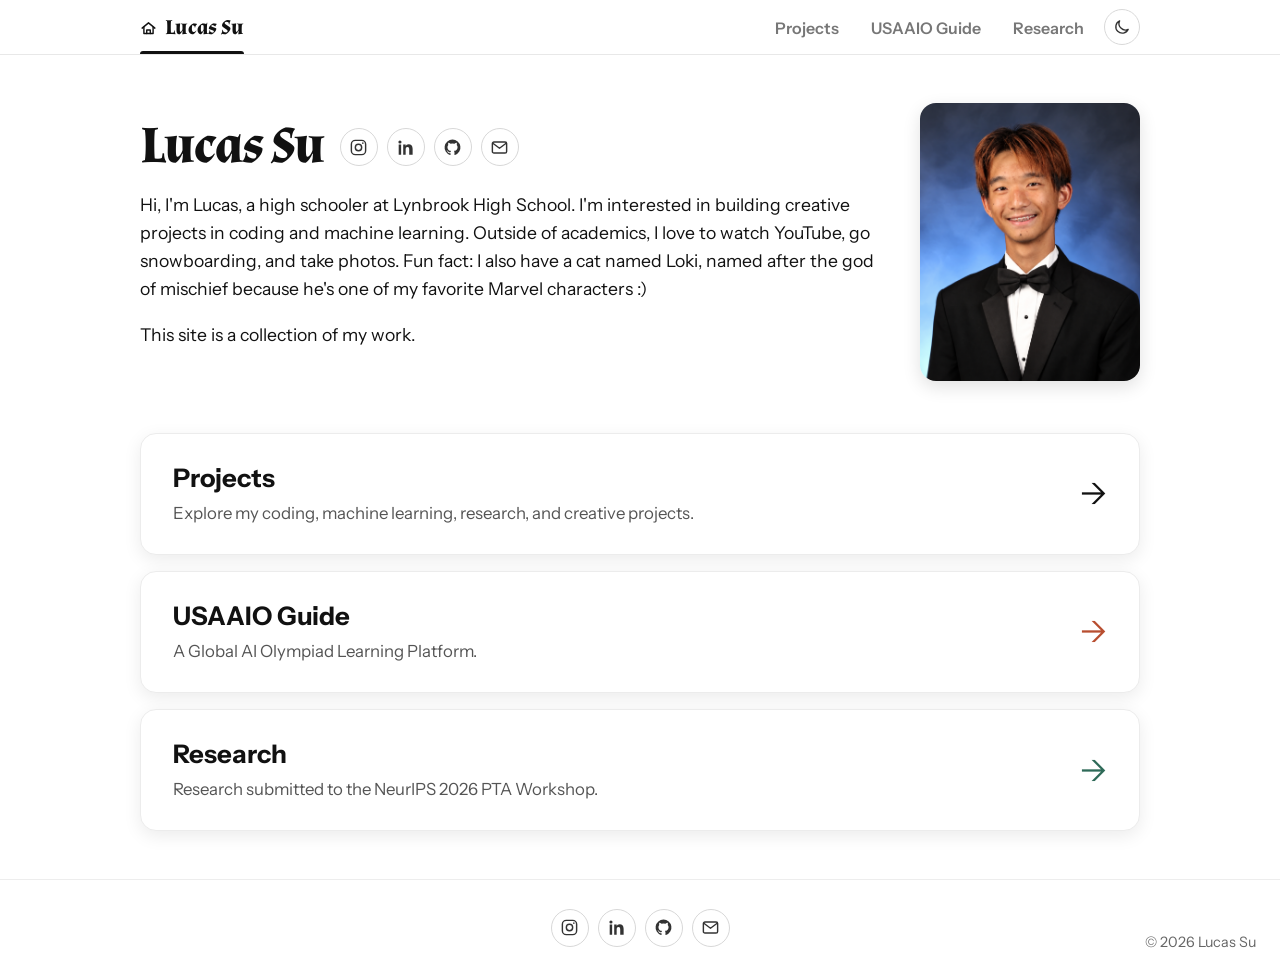
<file: index.html>
<!doctype html>
<html lang="en">
<head>
  <meta charset="UTF-8">
  <meta name="viewport" content="width=device-width, initial-scale=1.0">
  <title>Lucas Su | Home</title>
  <link rel="stylesheet" href="style.css?v=20261004">
  <script src="theme.js"></script>
</head>
<body>
  <header class="site-header">
    <div class="site-header-inner">
      <a class="site-home active" href="/">Lucas Su</a>
      <nav class="site-tabs" aria-label="Main sections">
        <a class="site-tab" href="/projects/">Projects</a>
        <a class="site-tab" href="/aio-initiative/">USAAIO Guide</a>
        <a class="site-tab" href="/research/">Research</a>
      </nav>
    </div>
  </header>
  <main>
    <section class="intro">
      <div class="intro-text">
        <div class="intro-heading">
          <h1>Lucas Su</h1>
          <div class="intro-contacts" aria-label="Social and contact profiles"></div>
        </div>
        <p>
          Hi, I'm Lucas, a high schooler at Lynbrook High School. 
          I'm interested in building creative projects in coding and 
          machine learning. Outside of academics, I love to watch YouTube, go snowboarding, and take photos.
          Fun fact: I also have a cat named Loki, named after the god of mischief because he's one of my favorite Marvel characters :)
        </p>
        <p>This site is a collection of my work.</p>
      </div>

      <div class="intro-images">
        <div class="intro-image">
          <img src="images/lucas-good.png" alt="Portrait of Lucas Su">
        </div>
      </div>
    </section>

    <a class="home-section-card" href="/projects/">
      <div>
        <h2>Projects</h2>
        <p>Explore my coding, machine learning, research, and creative projects.</p>
      </div>
      <span class="home-section-arrow" aria-hidden="true">&rarr;</span>
    </a>

    <a class="home-section-card home-section-card-aio" href="/aio-initiative/">
      <div>
        <h2>USAAIO Guide</h2>
        <p>A Global AI Olympiad Learning Platform.</p>
      </div>
      <span class="home-section-arrow" aria-hidden="true">&rarr;</span>
    </a>

    <a class="home-section-card home-section-card-research" href="/research/">
      <div>
        <h2>Research</h2>
        <p>Research submitted to the NeurIPS 2026 PTA Workshop.</p>
      </div>
      <span class="home-section-arrow" aria-hidden="true">&rarr;</span>
    </a>

  </main>
  <footer class="site-footer">
    <div class="footer-contacts" aria-label="Social and contact profiles"></div>
    <span class="site-copyright">&copy; 2026 Lucas Su</span>
  </footer>
</body>
</html>
</file>
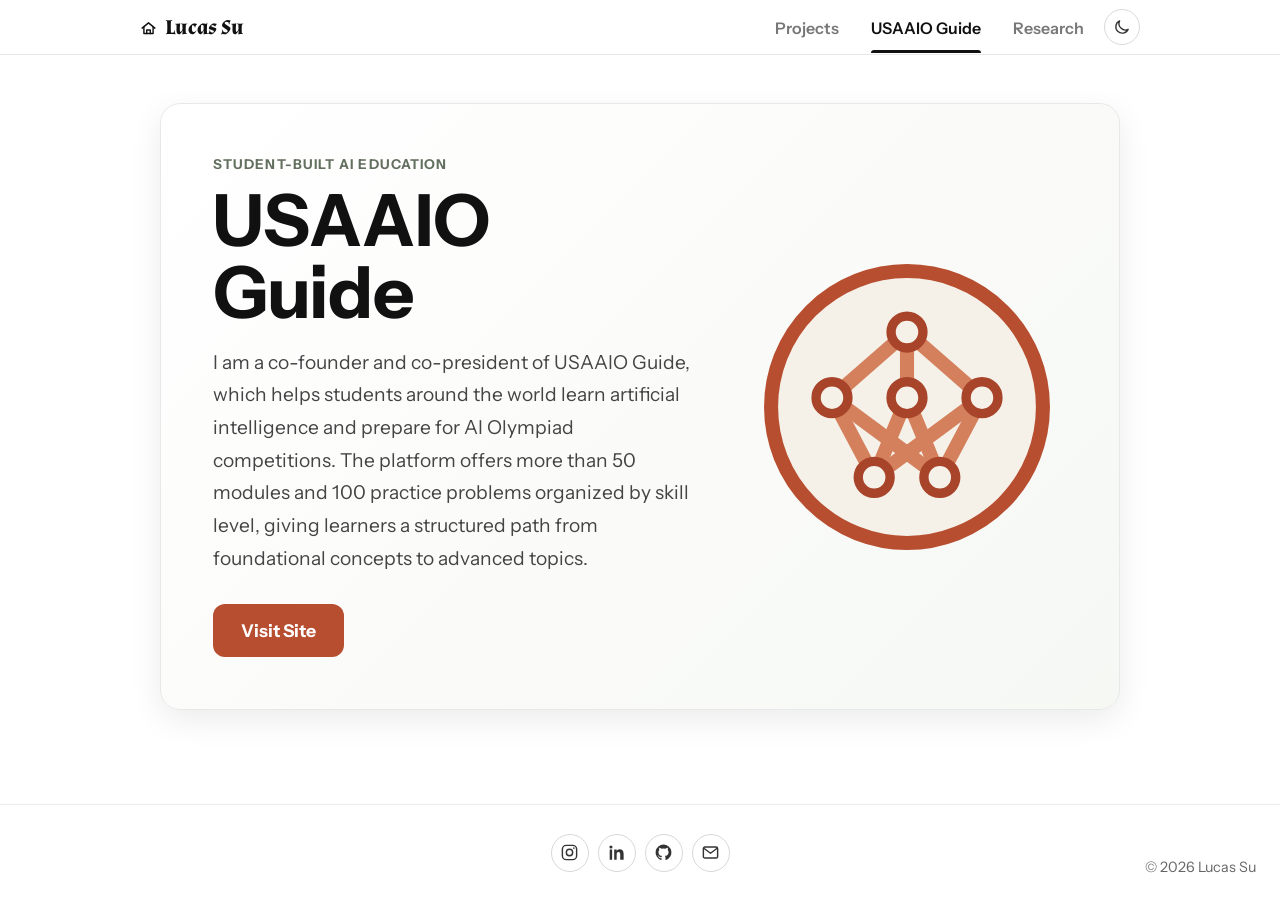
<file: aio-initiative/index.html>
<!doctype html>
<html lang="en">
<head>
  <meta charset="UTF-8">
  <meta name="viewport" content="width=device-width, initial-scale=1.0">
  <title>Lucas Su | USAAIO Guide</title>
  <link rel="stylesheet" href="/style.css?v=20261004">
  <script src="../theme.js"></script>
</head>
<body>
  <header class="site-header">
    <div class="site-header-inner">
      <a class="site-home" href="/">Lucas Su</a>
      <nav class="site-tabs" aria-label="Main sections">
        <a class="site-tab" href="/projects/">Projects</a>
        <a class="site-tab active" href="/aio-initiative/">USAAIO Guide</a>
        <a class="site-tab" href="/research/">Research</a>
      </nav>
    </div>
  </header>

  <main class="initiative-main">
    <section class="initiative-card">
      <div class="initiative-copy">
        <p class="initiative-label">Student-built AI education</p>
        <h1>USAAIO Guide</h1>
        <p class="initiative-description">
          I am a co-founder and co-president of USAAIO Guide, which helps
          students around the world learn artificial intelligence and prepare for
          AI Olympiad competitions. The platform offers
          more than 50 modules and 100 practice problems organized by skill level,
          giving learners a structured path from foundational concepts to advanced topics.
        </p>
        <a class="initiative-button" href="https://usaaio.guide/" target="_blank" rel="noopener noreferrer">
          Visit Site
        </a>
      </div>
      <div class="initiative-logo">
        <img src="/images/aio-initiative-logo.svg" alt="USAAIO Guide neural network logo">
      </div>
    </section>
  </main>

  <footer class="site-footer">
    <div class="footer-contacts" aria-label="Social and contact profiles"></div>
    <span class="site-copyright">&copy; 2026 Lucas Su</span>
  </footer>
</body>
</html>
</file>
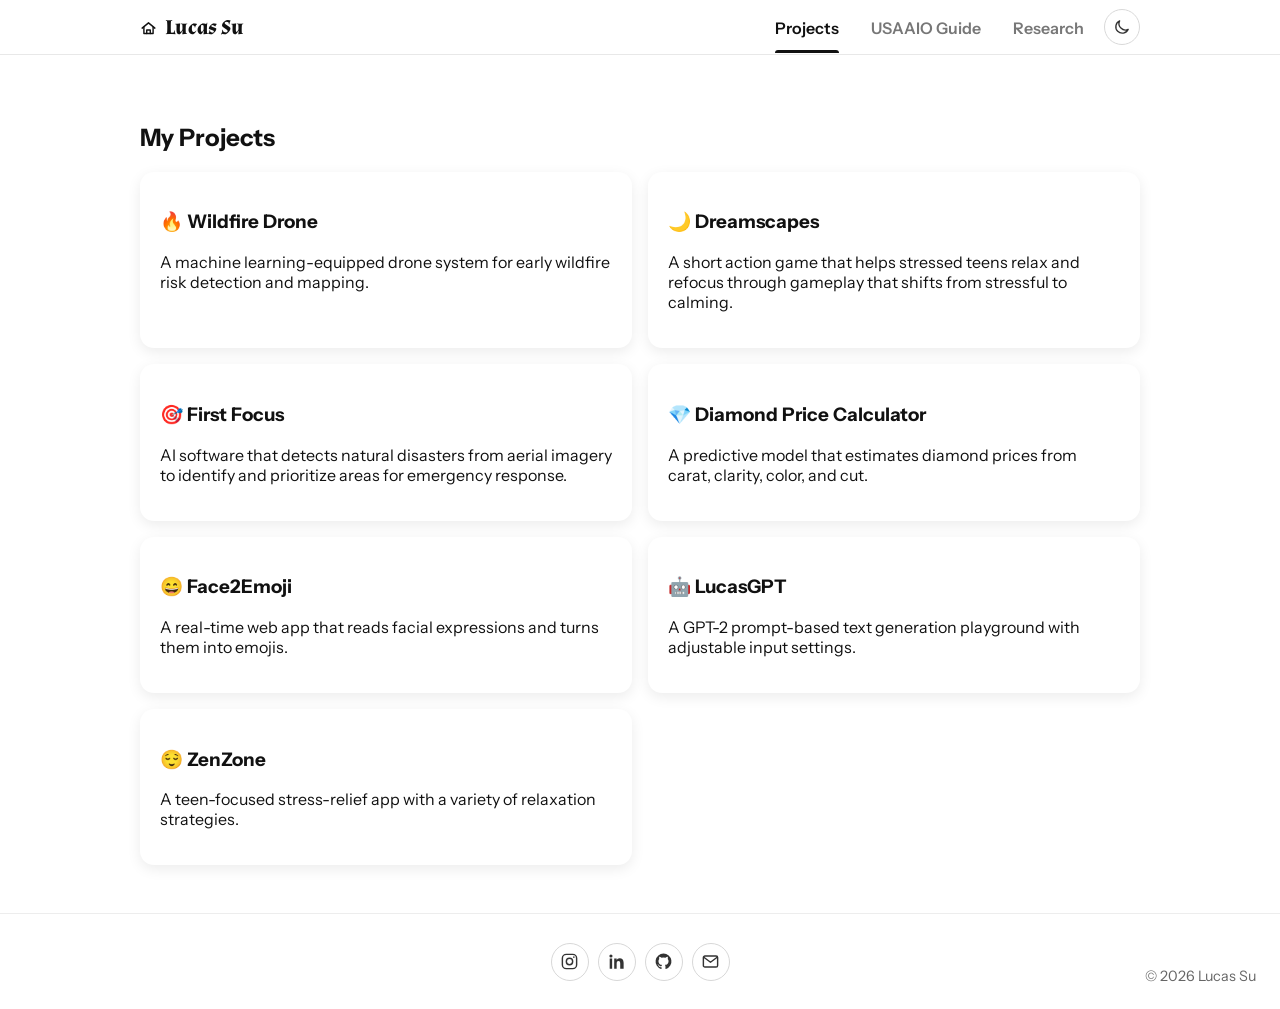
<file: projects/index.html>
<!doctype html>
<html lang="en">
<head>
  <meta charset="UTF-8">
  <meta name="viewport" content="width=device-width, initial-scale=1.0">
  <title>Lucas Su | Projects</title>
  <link rel="stylesheet" href="/style.css?v=20261004">
  <script src="../theme.js"></script>
</head>
<body>
  <header class="site-header">
    <div class="site-header-inner">
      <a class="site-home" href="/">Lucas Su</a>
      <nav class="site-tabs" aria-label="Main sections">
        <a class="site-tab active" href="/projects/">Projects</a>
        <a class="site-tab" href="/aio-initiative/">USAAIO Guide</a>
        <a class="site-tab" href="/research/">Research</a>
      </nav>
    </div>
  </header>
  <main>
    <section class="projects">
      <h1>My Projects</h1>

      <div class="grid">
        <a class="card" href="/projects/project-3/">
          <h3>🔥 Wildfire Drone</h3>
          <p>A machine learning-equipped drone system for early wildfire risk detection and mapping.</p>
        </a>

        <a class="card" href="/projects/project-5/">
          <h3>🌙 Dreamscapes</h3>
          <p>A short action game that helps stressed teens relax and refocus through gameplay that shifts from stressful to calming.</p>
        </a>

        <a class="card" href="/projects/project-6/">
          <h3>🎯 First Focus</h3>
          <p>AI software that detects natural disasters from aerial imagery to identify and prioritize areas for emergency response.</p>
        </a>

        <a class="card" href="/projects/project-7/">
          <h3>💎 Diamond Price Calculator</h3>
          <p>A predictive model that estimates diamond prices from carat, clarity, color, and cut.</p>
        </a>

        <a class="card" href="/projects/project-1/">
          <h3>😄 Face2Emoji</h3>
          <p>A real-time web app that reads facial expressions and turns them into emojis.</p>
        </a>

        <a class="card" href="/projects/project-2/">
          <h3>🤖 LucasGPT</h3>
          <p>A GPT-2 prompt-based text generation playground with adjustable input settings.</p>
        </a>

        <a class="card" href="/projects/project-4/">
          <h3>😌 ZenZone</h3>
          <p>A teen-focused stress-relief app with a variety of relaxation strategies.</p>
        </a>
      </div>
    </section>
  </main>
  <footer class="site-footer">
    <div class="footer-contacts" aria-label="Social and contact profiles"></div>
    <span class="site-copyright">&copy; 2026 Lucas Su</span>
  </footer>
</body>
</html>
</file>
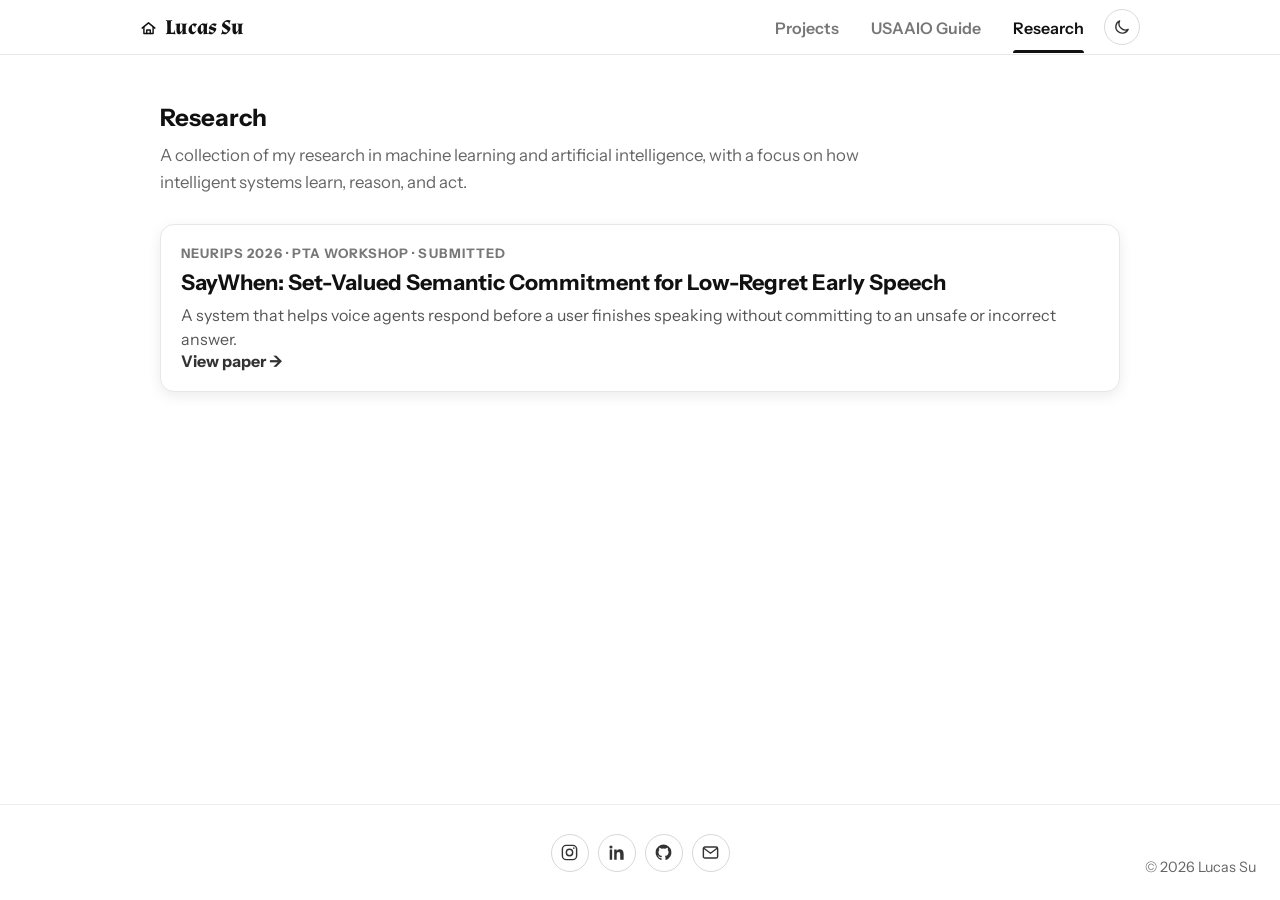
<file: research/index.html>
<!doctype html>
<html lang="en">
<head>
  <meta charset="UTF-8">
  <meta name="viewport" content="width=device-width, initial-scale=1.0">
  <title>Lucas Su | Research</title>
  <link rel="stylesheet" href="/style.css?v=20261030b">
  <script src="../theme.js"></script>
</head>
<body>
  <header class="site-header">
    <div class="site-header-inner">
      <a class="site-home" href="/">Lucas Su</a>
      <nav class="site-tabs" aria-label="Main sections">
        <a class="site-tab" href="/projects/">Projects</a>
        <a class="site-tab" href="/aio-initiative/">USAAIO Guide</a>
        <a class="site-tab active" href="/research/">Research</a>
      </nav>
    </div>
  </header>

  <main class="research-main">
    <section class="research-list">
      <h1>Research</h1>
      <p class="research-intro">
        A collection of my research in machine learning and artificial intelligence, with a focus on how intelligent systems learn, reason, and act.
      </p>

      <div class="research-grid">
        <a class="card research-paper-card" href="/research/paper-1/">
          <div class="research-paper-copy">
            <p class="research-paper-meta">NeurIPS 2026 · PTA Workshop · Submitted</p>
            <h2>SayWhen: Set-Valued Semantic Commitment for Low-Regret Early Speech</h2>
            <p>A system that helps voice agents respond before a user finishes speaking without committing to an unsafe or incorrect answer.</p>
          </div>
          <span class="research-paper-link">View paper <span aria-hidden="true">&rarr;</span></span>
        </a>
      </div>
    </section>
  </main>

  <footer class="site-footer">
    <div class="footer-contacts" aria-label="Social and contact profiles"></div>
    <span class="site-copyright">&copy; 2026 Lucas Su</span>
  </footer>
</body>
</html>
</file>
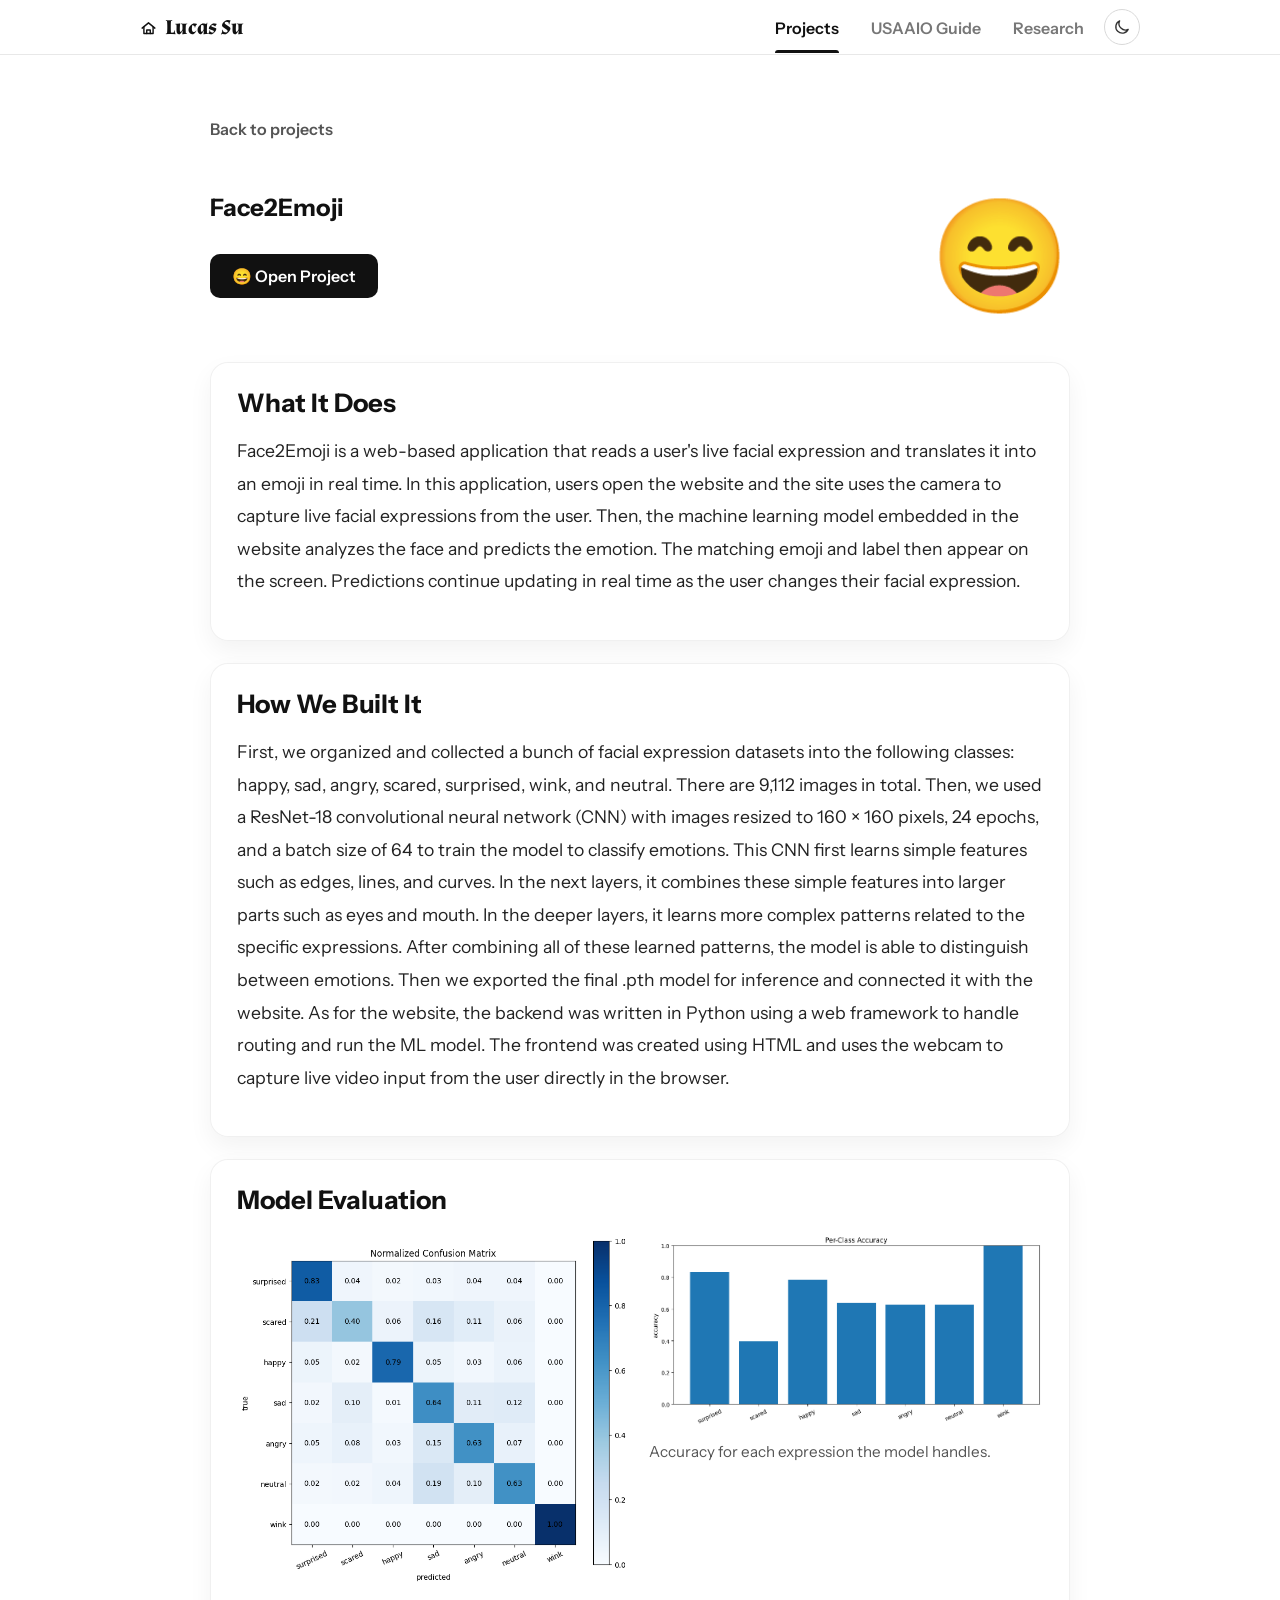
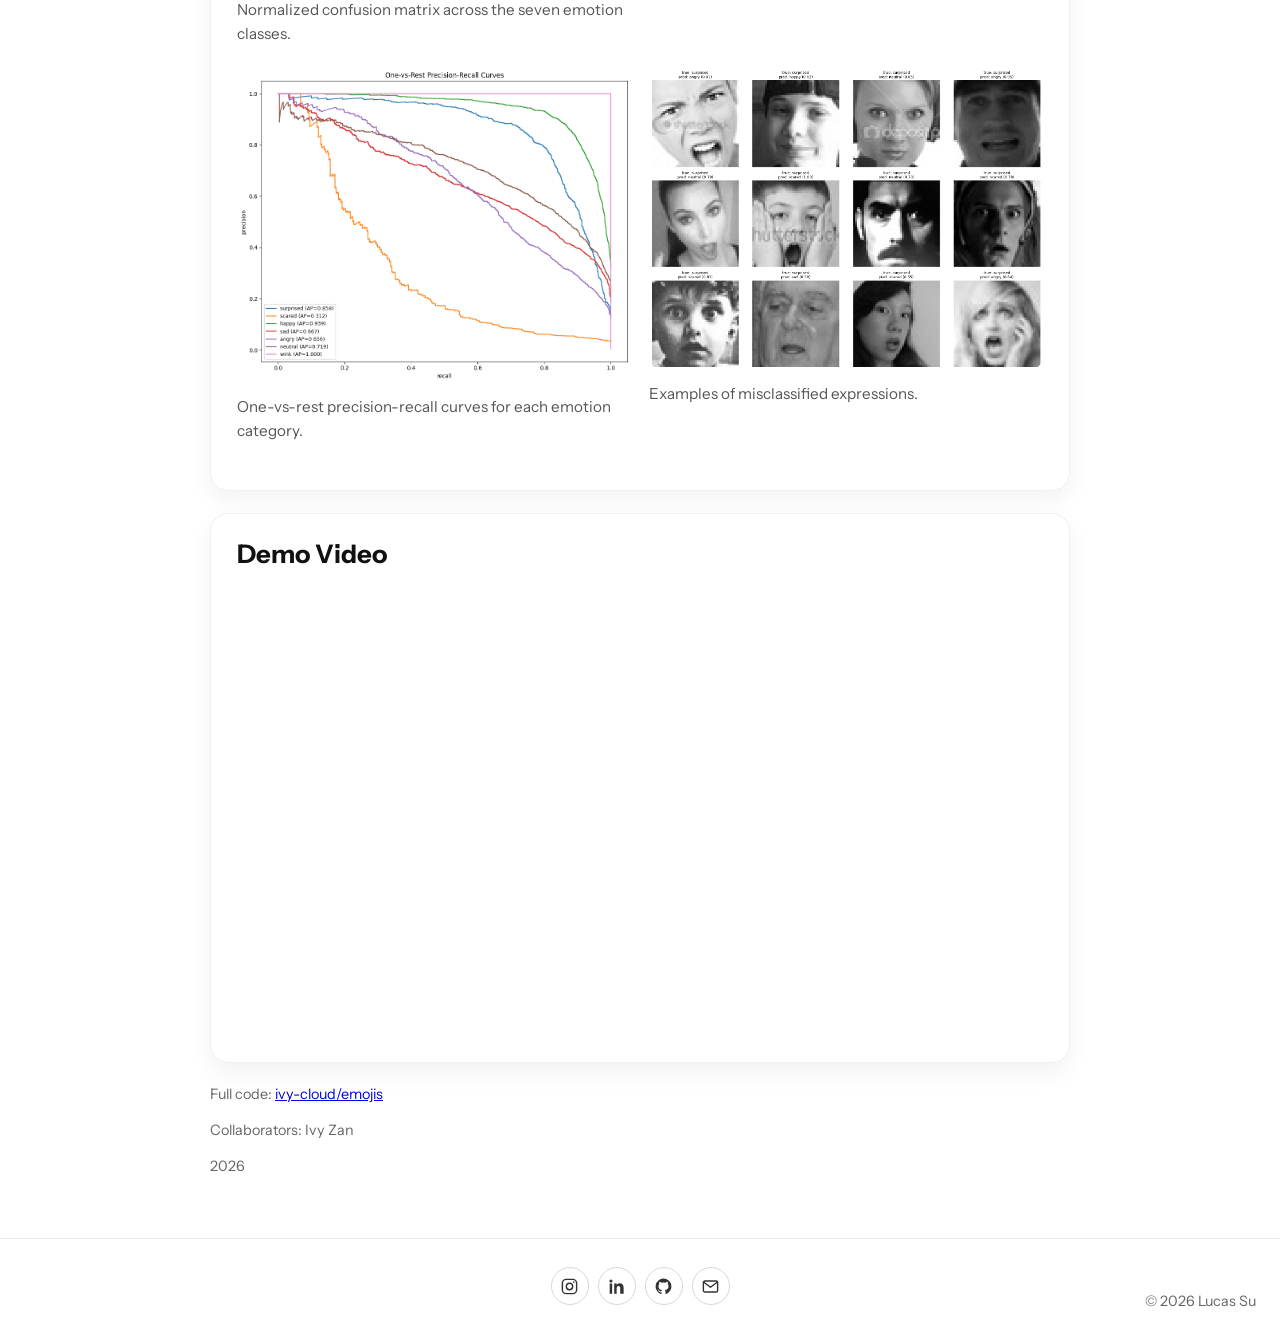
<file: projects/project-1/index.html>
<!doctype html>
<html lang="en">
<head>
  <meta charset="UTF-8">
  <meta name="viewport" content="width=device-width, initial-scale=1.0">
  <title>Face2Emoji</title>
  <link rel="stylesheet" href="/style.css?v=20261004">
  <script src="../../theme.js"></script>
</head>
<body class="project-page face2emoji-page">
  <header class="site-header">
    <div class="site-header-inner">
      <a class="site-home" href="/">Lucas Su</a>
      <nav class="site-tabs" aria-label="Main sections">
        <a class="site-tab active" href="/projects/">Projects</a>
        <a class="site-tab" href="/aio-initiative/">USAAIO Guide</a>
        <a class="site-tab" href="/research/">Research</a>
      </nav>
    </div>
  </header>
  <main class="project-main">
    <p><a class="back-link" href="/projects/">Back to projects</a></p>
    <section class="project-hero">
      <div class="project-hero-text">
        <h1>Face2Emoji</h1>
        <p>
          <a class="project-button" href="https://face-to-emoji-ten.vercel.app/" target="_blank" rel="noopener noreferrer">😄 Open Project</a>
        </p>
      </div>
      <div class="project-hero-emoji" aria-hidden="true">😄</div>
    </section>

    <section class="project-section">
      <h2>What It Does</h2>
      <p>
        Face2Emoji is a web-based application that reads a user's live facial expression and translates it into an emoji in real time.
        In this application, users open the website and the site uses the camera to capture live facial expressions from the user.
        Then, the machine learning model embedded in the website analyzes the face and predicts the emotion.
        The matching emoji and label then appear on the screen.
        Predictions continue updating in real time as the user changes their facial expression.
      </p>
    </section>

    <section class="project-section">
      <h2>How We Built It</h2>
      <p>
        First, we organized and collected a bunch of facial expression datasets into the following classes: happy, sad, angry, scared, surprised, wink, and neutral.
        There are 9,112 images in total.
        Then, we used a ResNet-18 convolutional neural network (CNN) with images resized to 160 × 160 pixels, 24 epochs, and a batch size of 64 to train the model to classify emotions.
        This CNN first learns simple features such as edges, lines, and curves.
        In the next layers, it combines these simple features into larger parts such as eyes and mouth.
        In the deeper layers, it learns more complex patterns related to the specific expressions.
        After combining all of these learned patterns, the model is able to distinguish between emotions.
        Then we exported the final .pth model for inference and connected it with the website.
        As for the website, the backend was written in Python using a web framework to handle routing and run the ML model.
        The frontend was created using HTML and uses the webcam to capture live video input from the user directly in the browser.
      </p>
    </section>

    <section class="project-section">
      <h2>Model Evaluation</h2>
      <div class="project-results-grid">
        <figure class="project-results-figure">
          <img class="project-figure" src="/images/face2emoji/Normalized_Conf_Matrix.png" alt="Normalized confusion matrix for Face2Emoji">
          <figcaption class="project-figure-caption">Normalized confusion matrix across the seven emotion classes.</figcaption>
        </figure>
        <figure class="project-results-figure">
          <img class="project-figure" src="/images/face2emoji/Per_Class_Accuracy.png" alt="Per-class accuracy for Face2Emoji">
          <figcaption class="project-figure-caption">Accuracy for each expression the model handles.</figcaption>
        </figure>
      </div>
      <div class="project-results-grid">
        <figure class="project-results-figure">
          <img class="project-figure" src="/images/face2emoji/Precision_Scores.png" alt="Precision recall curves for Face2Emoji">
          <figcaption class="project-figure-caption">One-vs-rest precision-recall curves for each emotion category.</figcaption>
        </figure>
        <figure class="project-results-figure">
          <img class="project-figure" src="/images/face2emoji/Misclassified_Example.png" alt="Misclassified examples for Face2Emoji">
          <figcaption class="project-figure-caption">Examples of misclassified expressions.</figcaption>
        </figure>
      </div>
    </section>

    <section class="project-section">
      <h2>Demo Video</h2>
      <div class="video-wrapper">
        <iframe
          src="https://www.youtube.com/embed/18DkJTrqu7I"
          title="Face2Emoji demo video"
          allow="accelerometer; autoplay; clipboard-write; encrypted-media; gyroscope; picture-in-picture; web-share"
          referrerpolicy="strict-origin-when-cross-origin"
          allowfullscreen>
        </iframe>
      </div>
    </section>

    <p class="project-credit">Full code: <a href="https://github.com/ivy-cloud/emojis" target="_blank" rel="noopener noreferrer">ivy-cloud/emojis</a></p>
    <p class="project-credit">Collaborators: Ivy Zan</p>
    <p class="project-credit">2026</p>
  </main>
  <footer class="site-footer">
    <div class="footer-contacts" aria-label="Social and contact profiles"></div>
    <span class="site-copyright">&copy; 2026 Lucas Su</span>
  </footer>
</body>
</html>
</file>
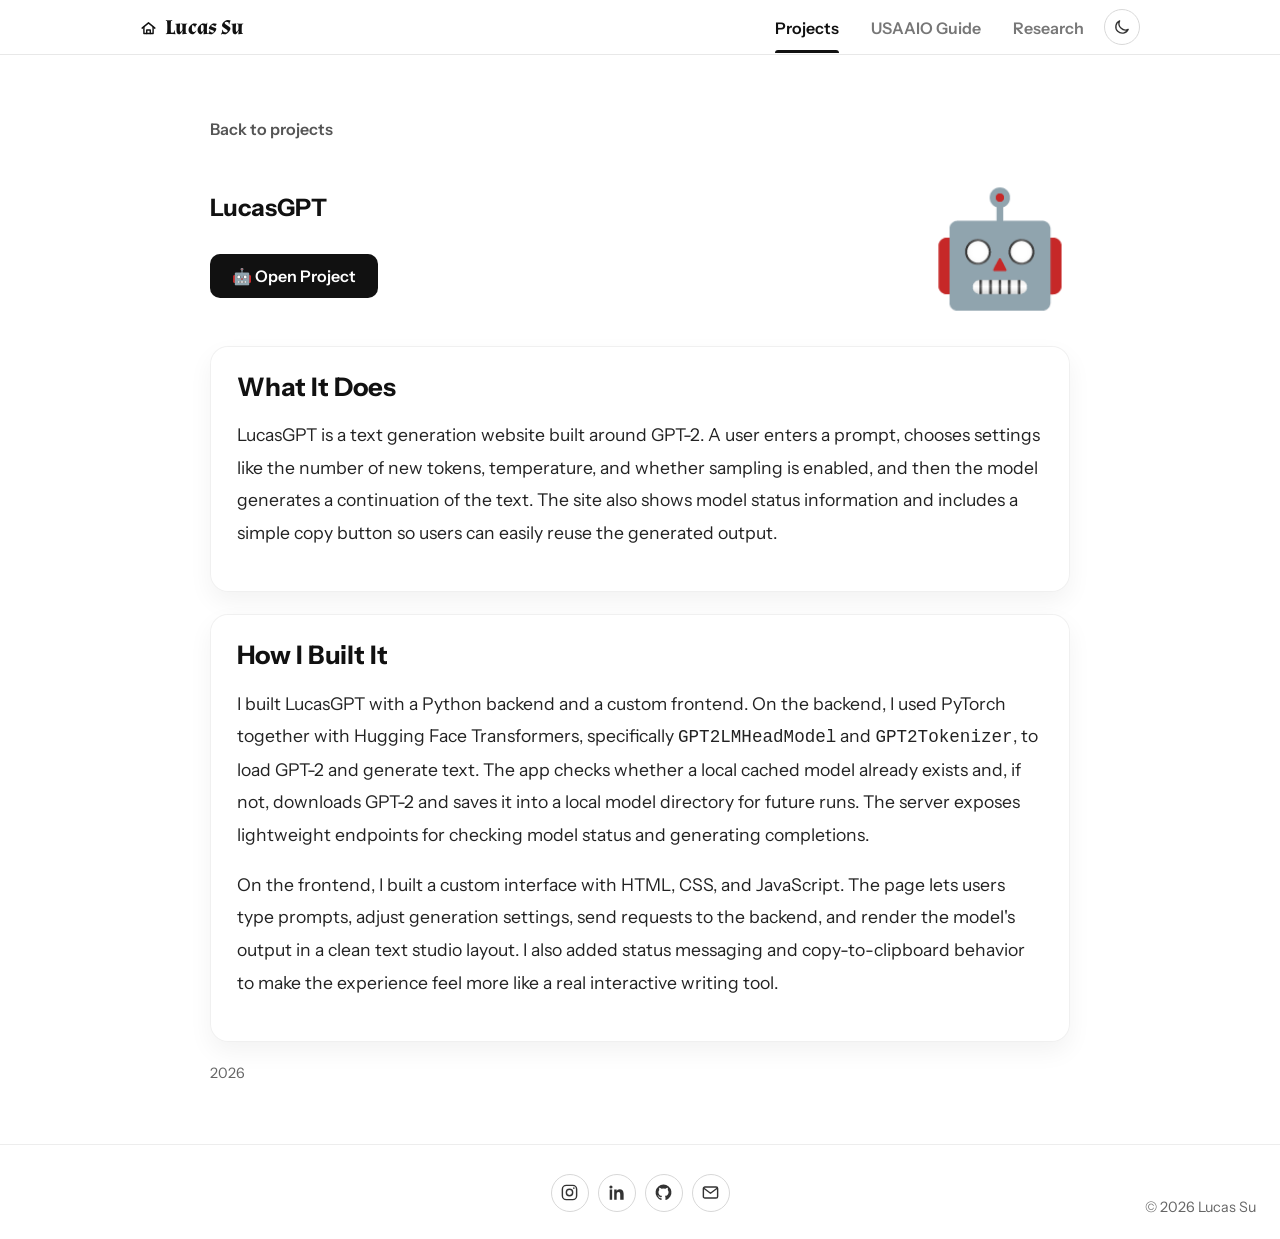
<file: projects/project-2/index.html>
<!doctype html>
<html lang="en">
<head>
  <meta charset="UTF-8">
  <meta name="viewport" content="width=device-width, initial-scale=1.0">
  <title>LucasGPT</title>
  <link rel="stylesheet" href="/style.css?v=20261004">
  <script src="../../theme.js"></script>
</head>
<body class="project-page">
  <header class="site-header">
    <div class="site-header-inner">
      <a class="site-home" href="/">Lucas Su</a>
      <nav class="site-tabs" aria-label="Main sections">
        <a class="site-tab active" href="/projects/">Projects</a>
        <a class="site-tab" href="/aio-initiative/">USAAIO Guide</a>
        <a class="site-tab" href="/research/">Research</a>
      </nav>
    </div>
  </header>
  <main class="project-main">
    <p><a class="back-link" href="/projects/">Back to projects</a></p>

    <section class="project-hero">
      <div class="project-hero-text">
        <h1>LucasGPT</h1>
        <div class="project-actions">
          <a class="project-button" href="https://huggingface.co/spaces/Lucasmagne/GPT" target="_blank" rel="noopener noreferrer">🤖 Open Project</a>
        </div>
      </div>
      <div class="project-hero-emoji" aria-hidden="true">🤖</div>
    </section>

    <section class="project-section">
      <h2>What It Does</h2>
      <p>
        LucasGPT is a text generation website built around GPT-2. A user enters a prompt, chooses settings like the number of new tokens,
        temperature, and whether sampling is enabled, and then the model generates a continuation of the text.
        The site also shows model status information and includes a simple copy button so users can easily reuse the generated output.
      </p>
    </section>

    <section class="project-section">
      <h2>How I Built It</h2>
      <p>
        I built LucasGPT with a Python backend and a custom frontend. On the backend, I used PyTorch together with Hugging Face Transformers,
        specifically <code>GPT2LMHeadModel</code> and <code>GPT2Tokenizer</code>, to load GPT-2 and generate text.
        The app checks whether a local cached model already exists and, if not, downloads GPT-2 and saves it into a local model directory for future runs.
        The server exposes lightweight endpoints for checking model status and generating completions.
      </p>
      <p>
        On the frontend, I built a custom interface with HTML, CSS, and JavaScript.
        The page lets users type prompts, adjust generation settings, send requests to the backend, and render the model's output in a clean text studio layout.
        I also added status messaging and copy-to-clipboard behavior to make the experience feel more like a real interactive writing tool.
      </p>
    </section>

    <p class="project-credit">2026</p>
  </main>
  <footer class="site-footer">
    <div class="footer-contacts" aria-label="Social and contact profiles"></div>
    <span class="site-copyright">&copy; 2026 Lucas Su</span>
  </footer>
</body>
</html>
</file>
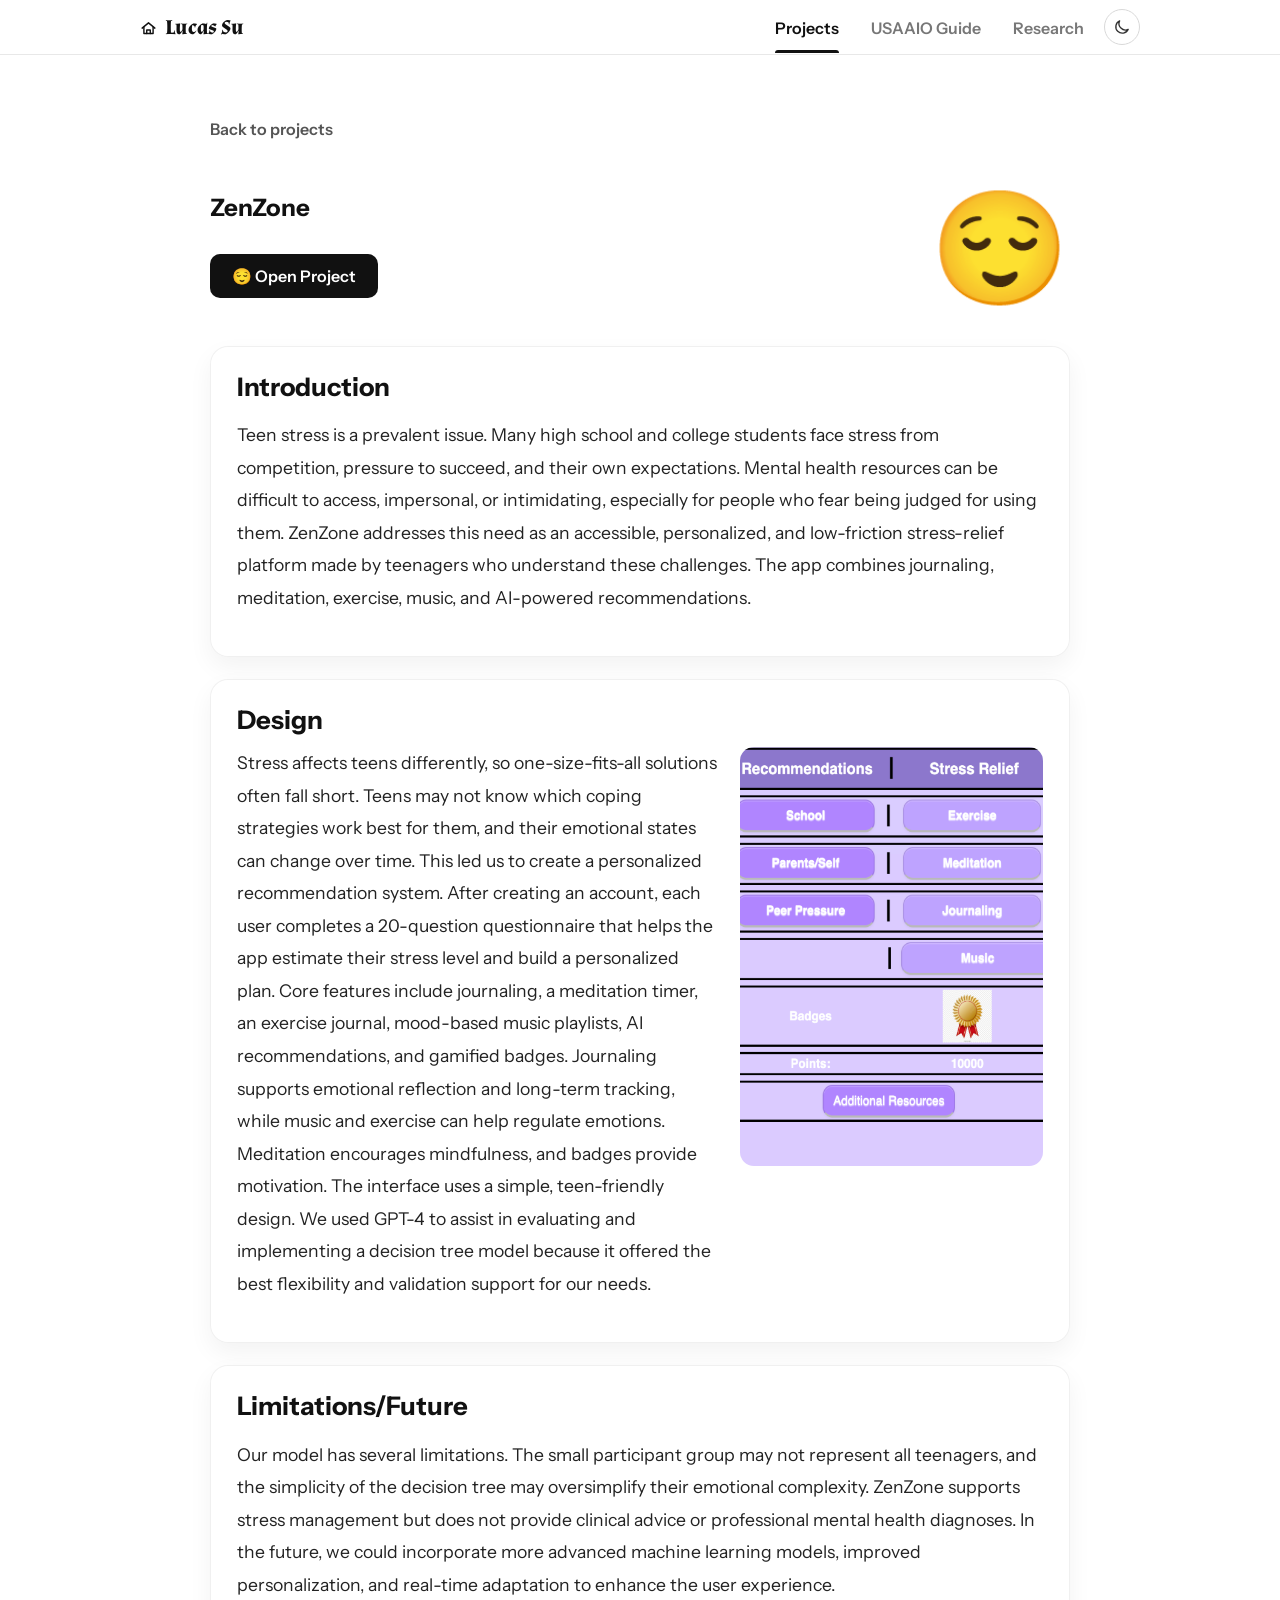
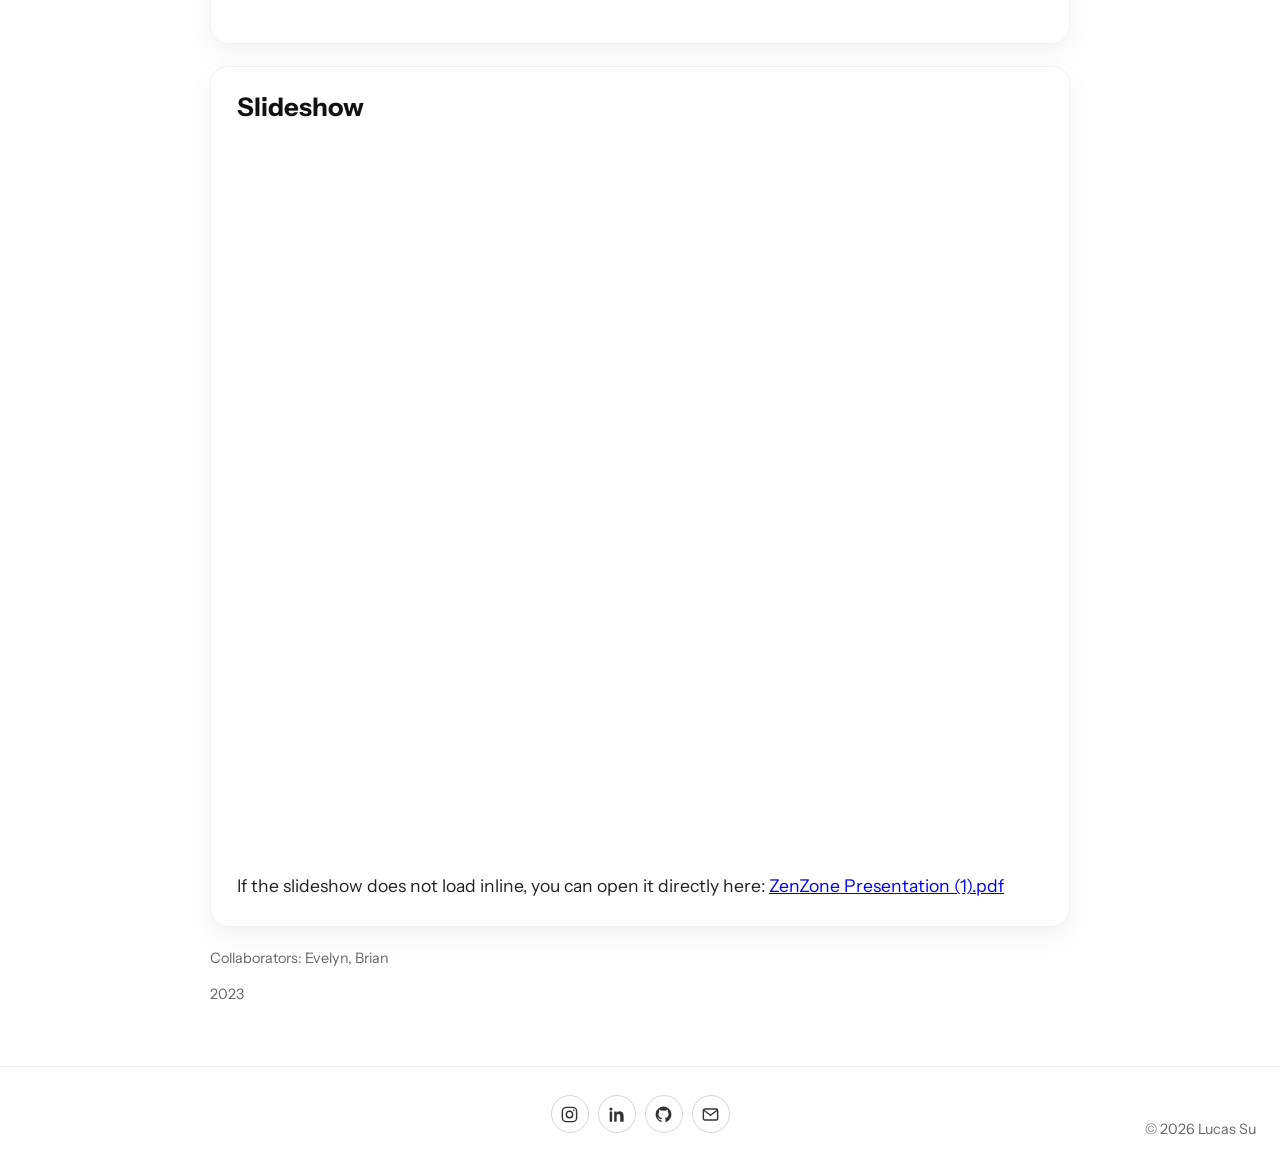
<file: projects/project-4/index.html>
<!doctype html>
<html lang="en">
<head>
  <meta charset="UTF-8">
  <meta name="viewport" content="width=device-width, initial-scale=1.0">
  <title>ZenZone</title>
  <link rel="stylesheet" href="/style.css?v=20261004">
  <script src="../../theme.js"></script>
</head>
<body class="project-page">
  <header class="site-header">
    <div class="site-header-inner">
      <a class="site-home" href="/">Lucas Su</a>
      <nav class="site-tabs" aria-label="Main sections">
        <a class="site-tab active" href="/projects/">Projects</a>
        <a class="site-tab" href="/aio-initiative/">USAAIO Guide</a>
        <a class="site-tab" href="/research/">Research</a>
      </nav>
    </div>
  </header>
  <main class="project-main">
    <p><a class="back-link" href="/projects/">Back to projects</a></p>

    <section class="project-hero">
      <div class="project-hero-text">
        <h1>ZenZone</h1>
        <div class="project-actions">
          <a class="project-button" href="https://github.com/Lucasmagne/App-Zenzone" target="_blank" rel="noopener noreferrer">😌 Open Project</a>
        </div>
      </div>
      <div class="project-hero-emoji" aria-hidden="true">😌</div>
    </section>

    <section class="project-section">
      <h2>Introduction</h2>
      <p>
        Teen stress is a prevalent issue. Many high school and college students face stress from competition, pressure to succeed, and their own expectations. Mental health resources can be difficult to access, impersonal, or intimidating, especially for people who fear being judged for using them. ZenZone addresses this need as an accessible, personalized, and low-friction stress-relief platform made by teenagers who understand these challenges. The app combines journaling, meditation, exercise, music, and AI-powered recommendations.
      </p>
    </section>

    <section class="project-section">
      <h2>Design</h2>
      <div class="project-side-by-side">
        <div class="project-side-by-side-text">
          <p>
            Stress affects teens differently, so one-size-fits-all solutions often fall short. Teens may not know which coping strategies work best for them, and their emotional states can change over time. This led us to create a personalized recommendation system. After creating an account, each user completes a 20-question questionnaire that helps the app estimate their stress level and build a personalized plan. Core features include journaling, a meditation timer, an exercise journal, mood-based music playlists, AI recommendations, and gamified badges. Journaling supports emotional reflection and long-term tracking, while music and exercise can help regulate emotions. Meditation encourages mindfulness, and badges provide motivation. The interface uses a simple, teen-friendly design. We used GPT-4 to assist in evaluating and implementing a decision tree model because it offered the best flexibility and validation support for our needs.
          </p>
        </div>
        <figure class="project-inline-figure">
          <img class="project-figure" src="/images/zenzone/zenzone-ui.png" alt="ZenZone app interface screenshot">
        </figure>
      </div>
    </section>

    <section class="project-section">
      <h2>Limitations/Future</h2>
      <p>
        Our model has several limitations. The small participant group may not represent all teenagers, and the simplicity of the decision tree may oversimplify their emotional complexity. ZenZone supports stress management but does not provide clinical advice or professional mental health diagnoses. In the future, we could incorporate more advanced machine learning models, improved personalization, and real-time adaptation to enhance the user experience.
      </p>
    </section>

    <section class="project-section">
      <h2>Slideshow</h2>
      <div class="pdf-wrapper">
        <iframe
          src="/files/zenzone/ZenZone%20Presentation%20(1).pdf"
          title="ZenZone slideshow">
        </iframe>
      </div>
      <p class="project-figure-caption">
        If the slideshow does not load inline, you can open it directly here:
        <a href="/files/zenzone/ZenZone%20Presentation%20(1).pdf" target="_blank" rel="noopener noreferrer">ZenZone Presentation (1).pdf</a>
      </p>
    </section>

    <p class="project-credit">Collaborators: Evelyn, Brian</p>
    <p class="project-credit">2023</p>
  </main>
  <footer class="site-footer">
    <div class="footer-contacts" aria-label="Social and contact profiles"></div>
    <span class="site-copyright">&copy; 2026 Lucas Su</span>
  </footer>
</body>
</html>
</file>
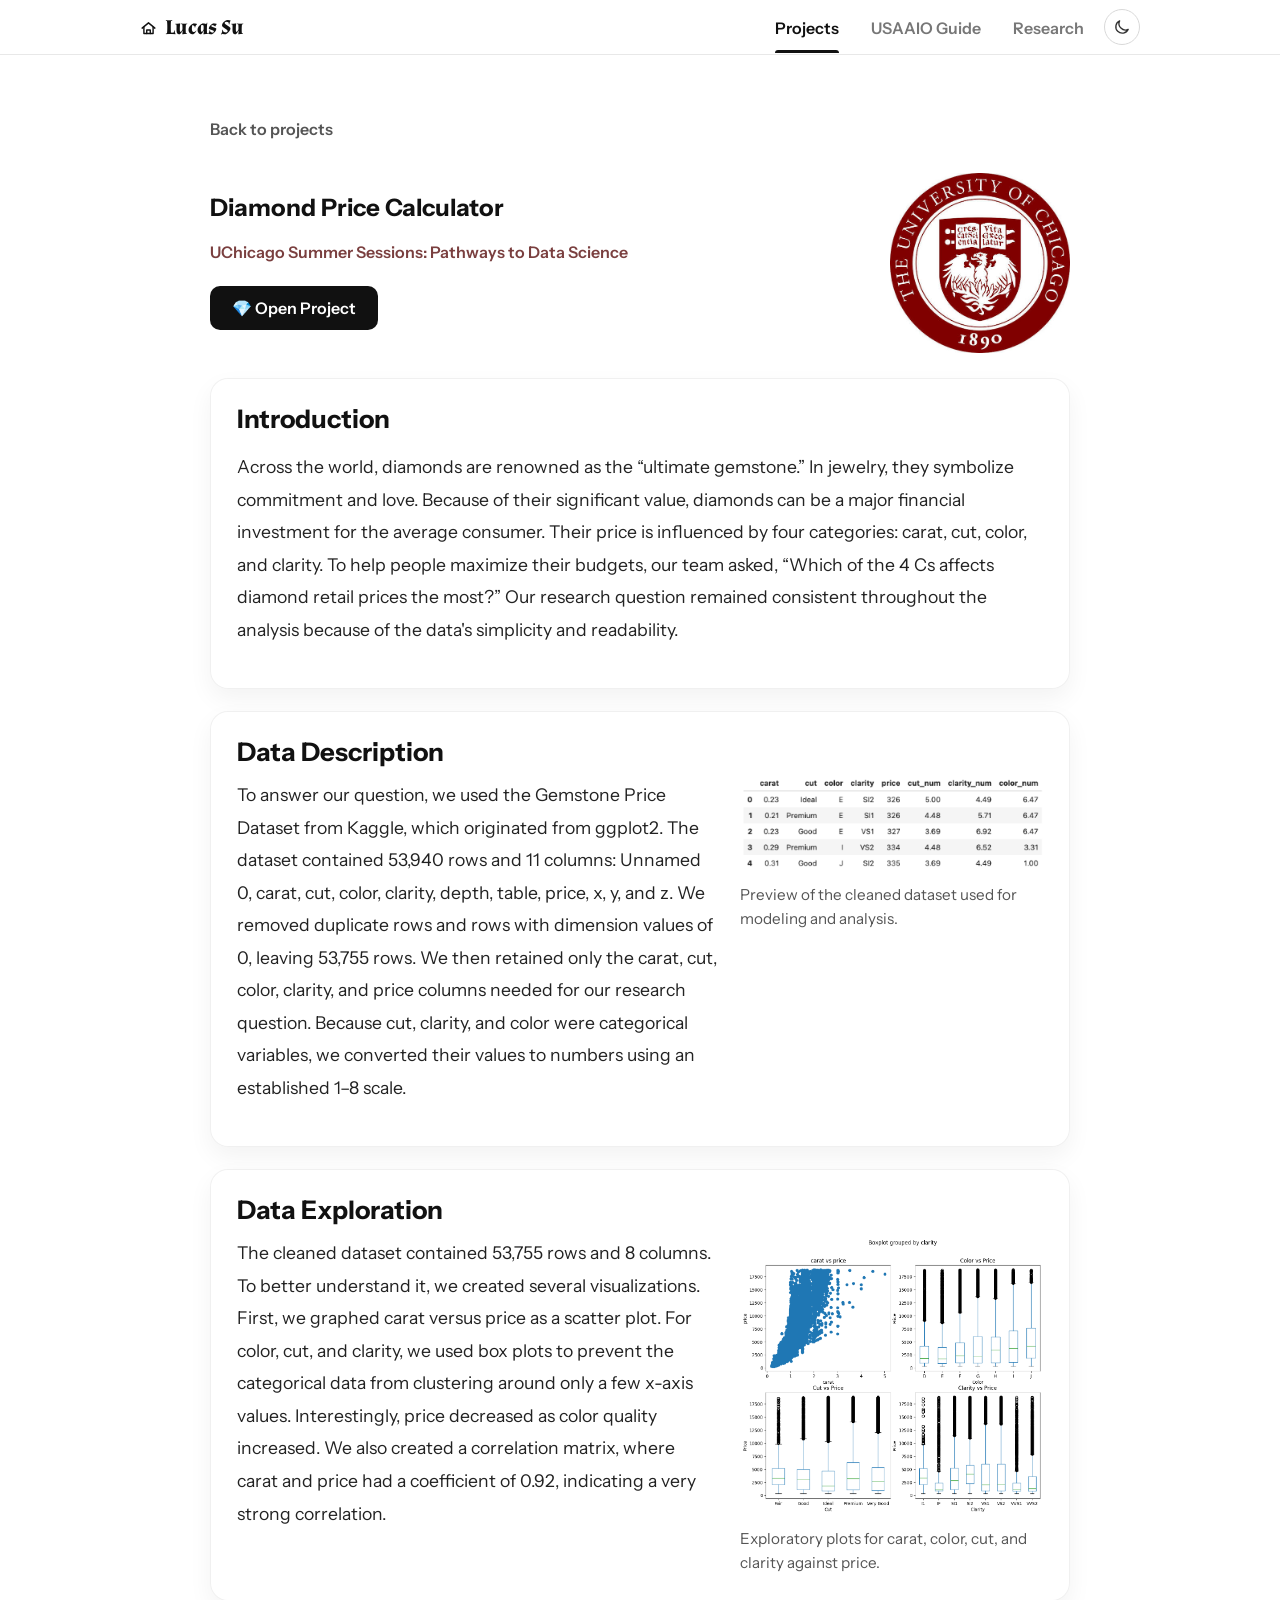
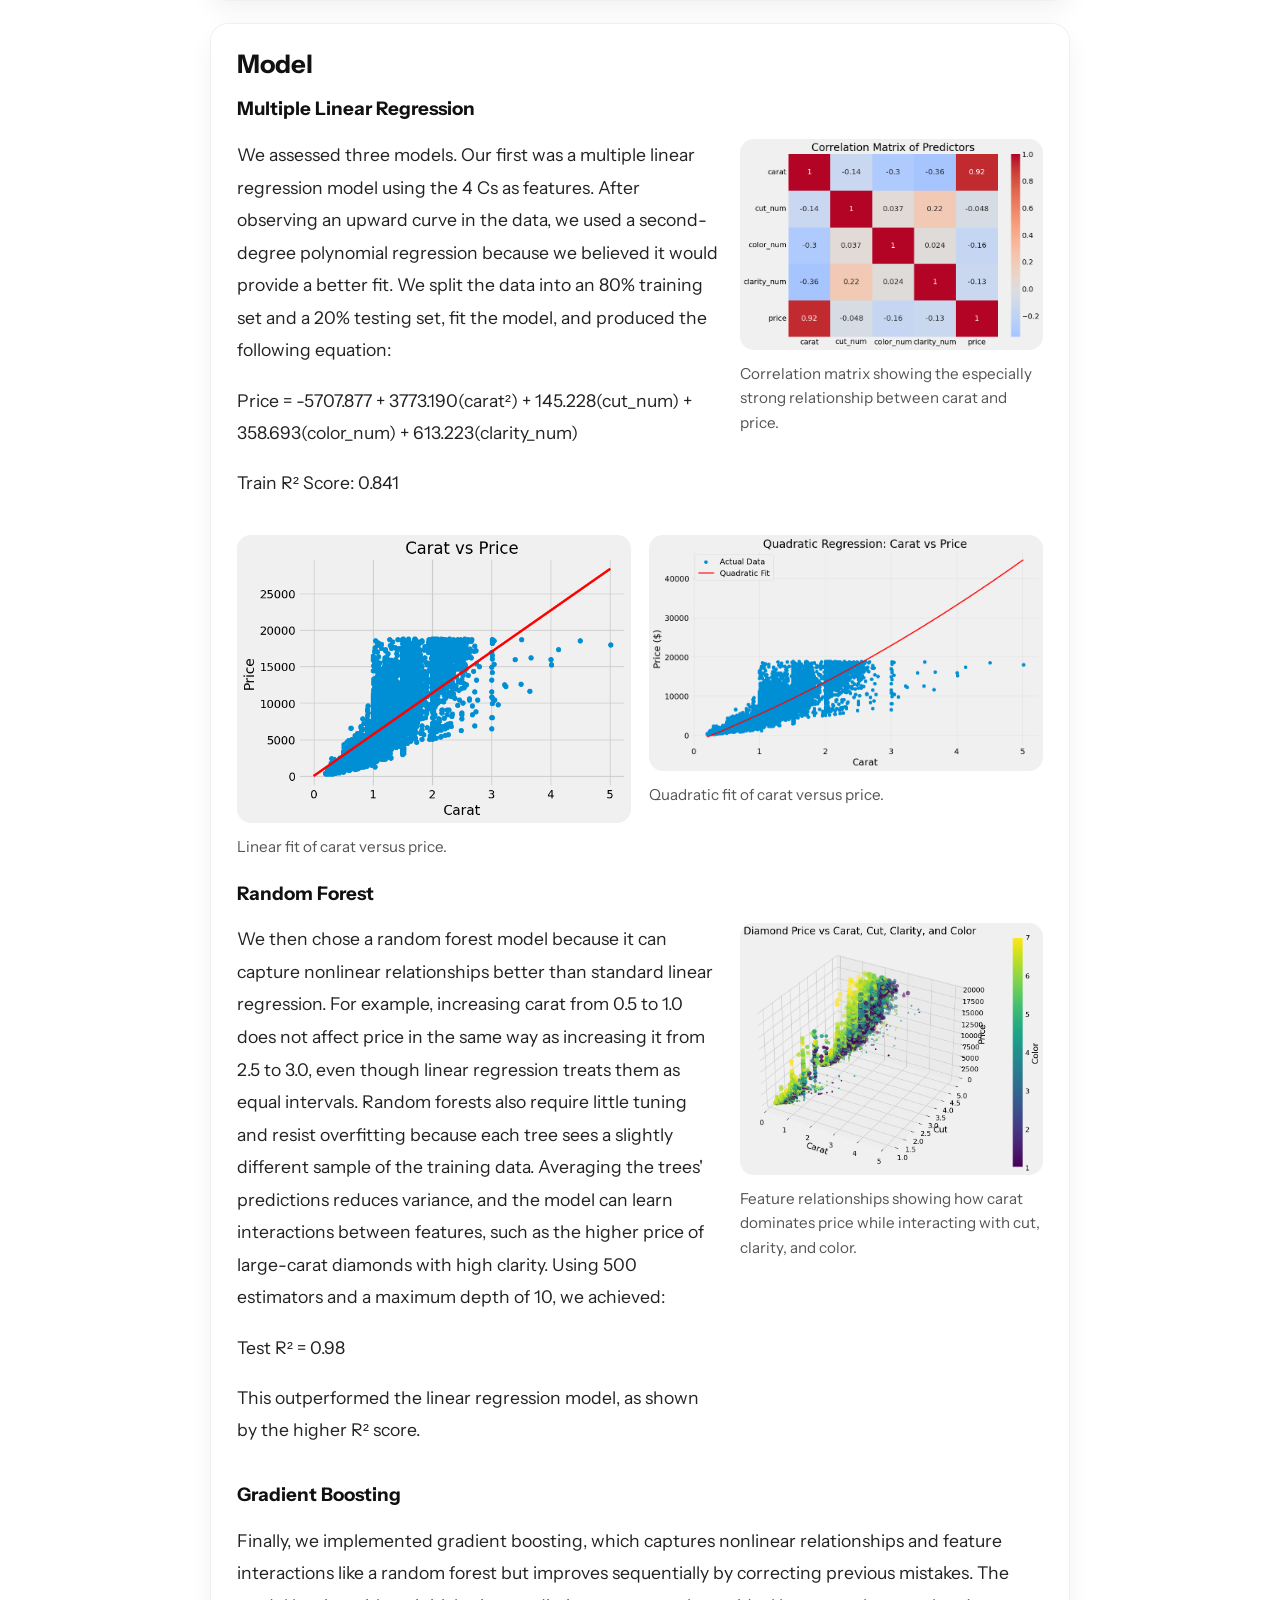
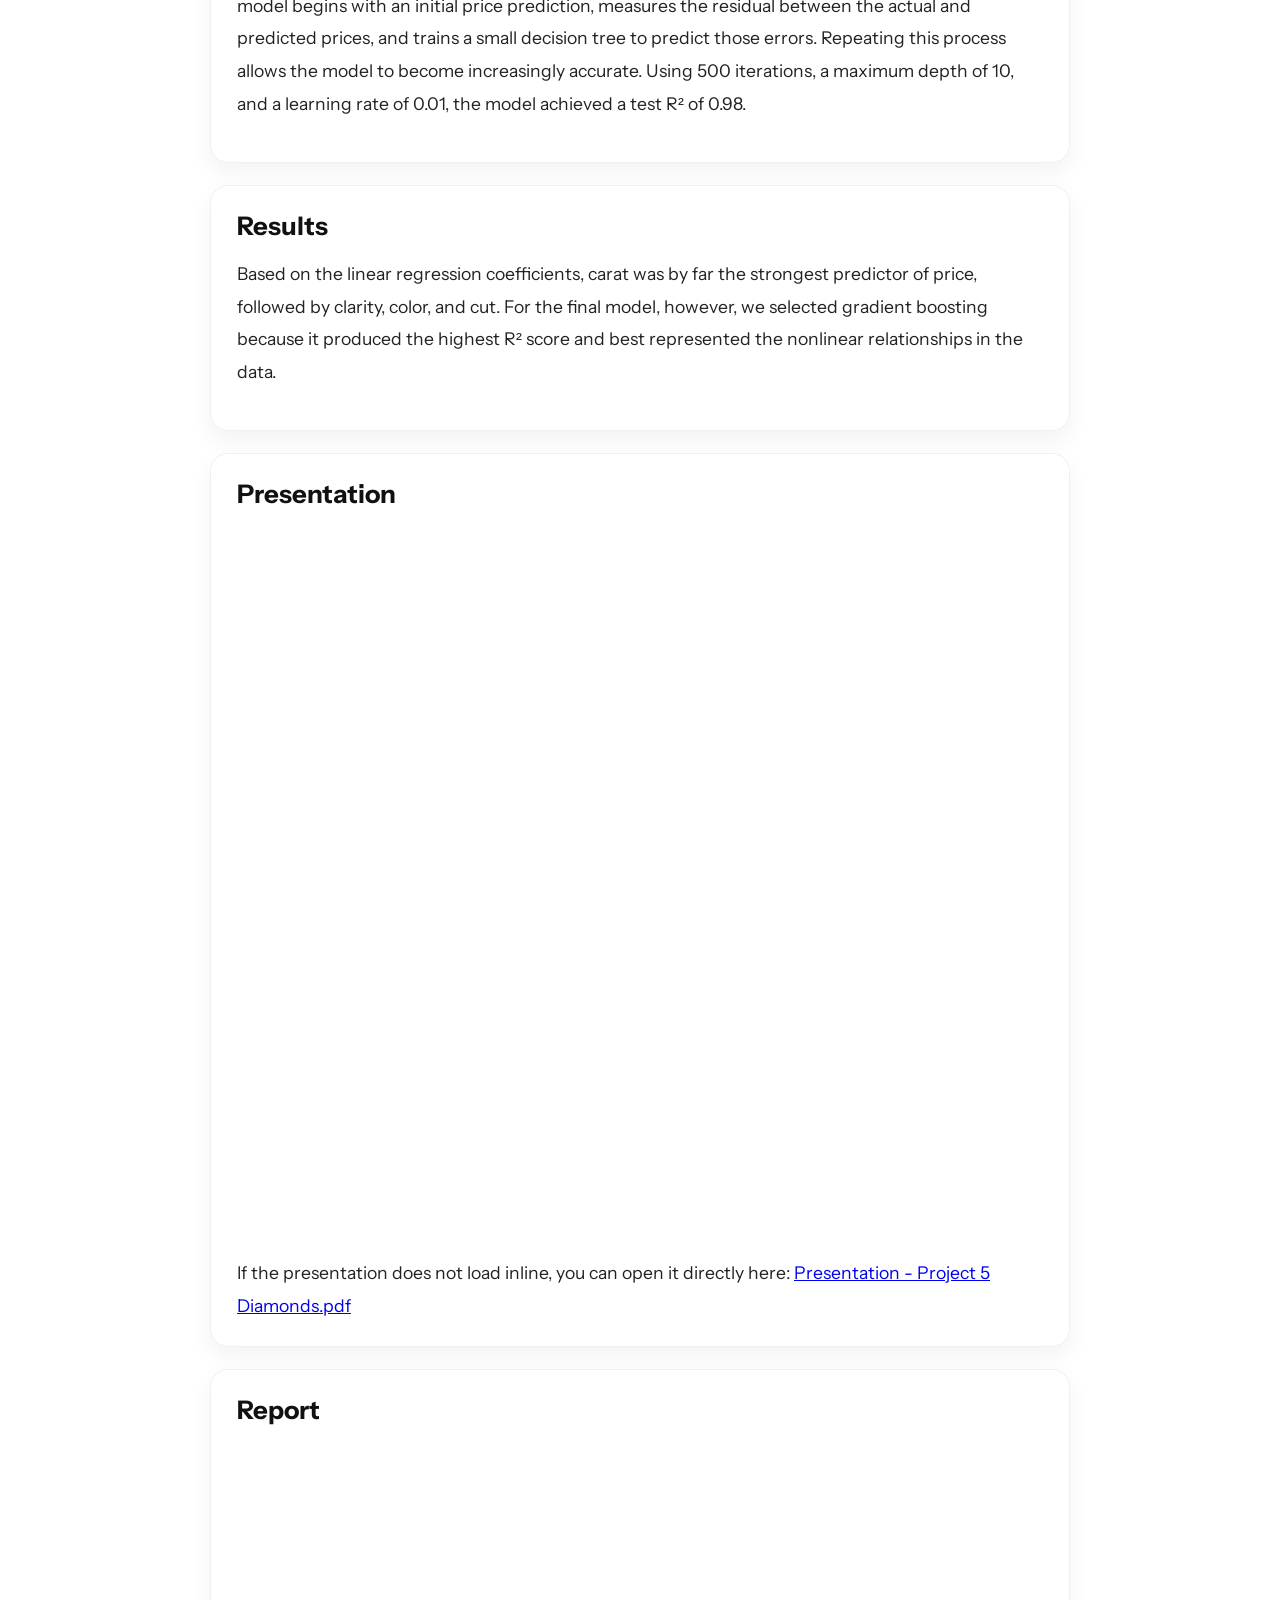
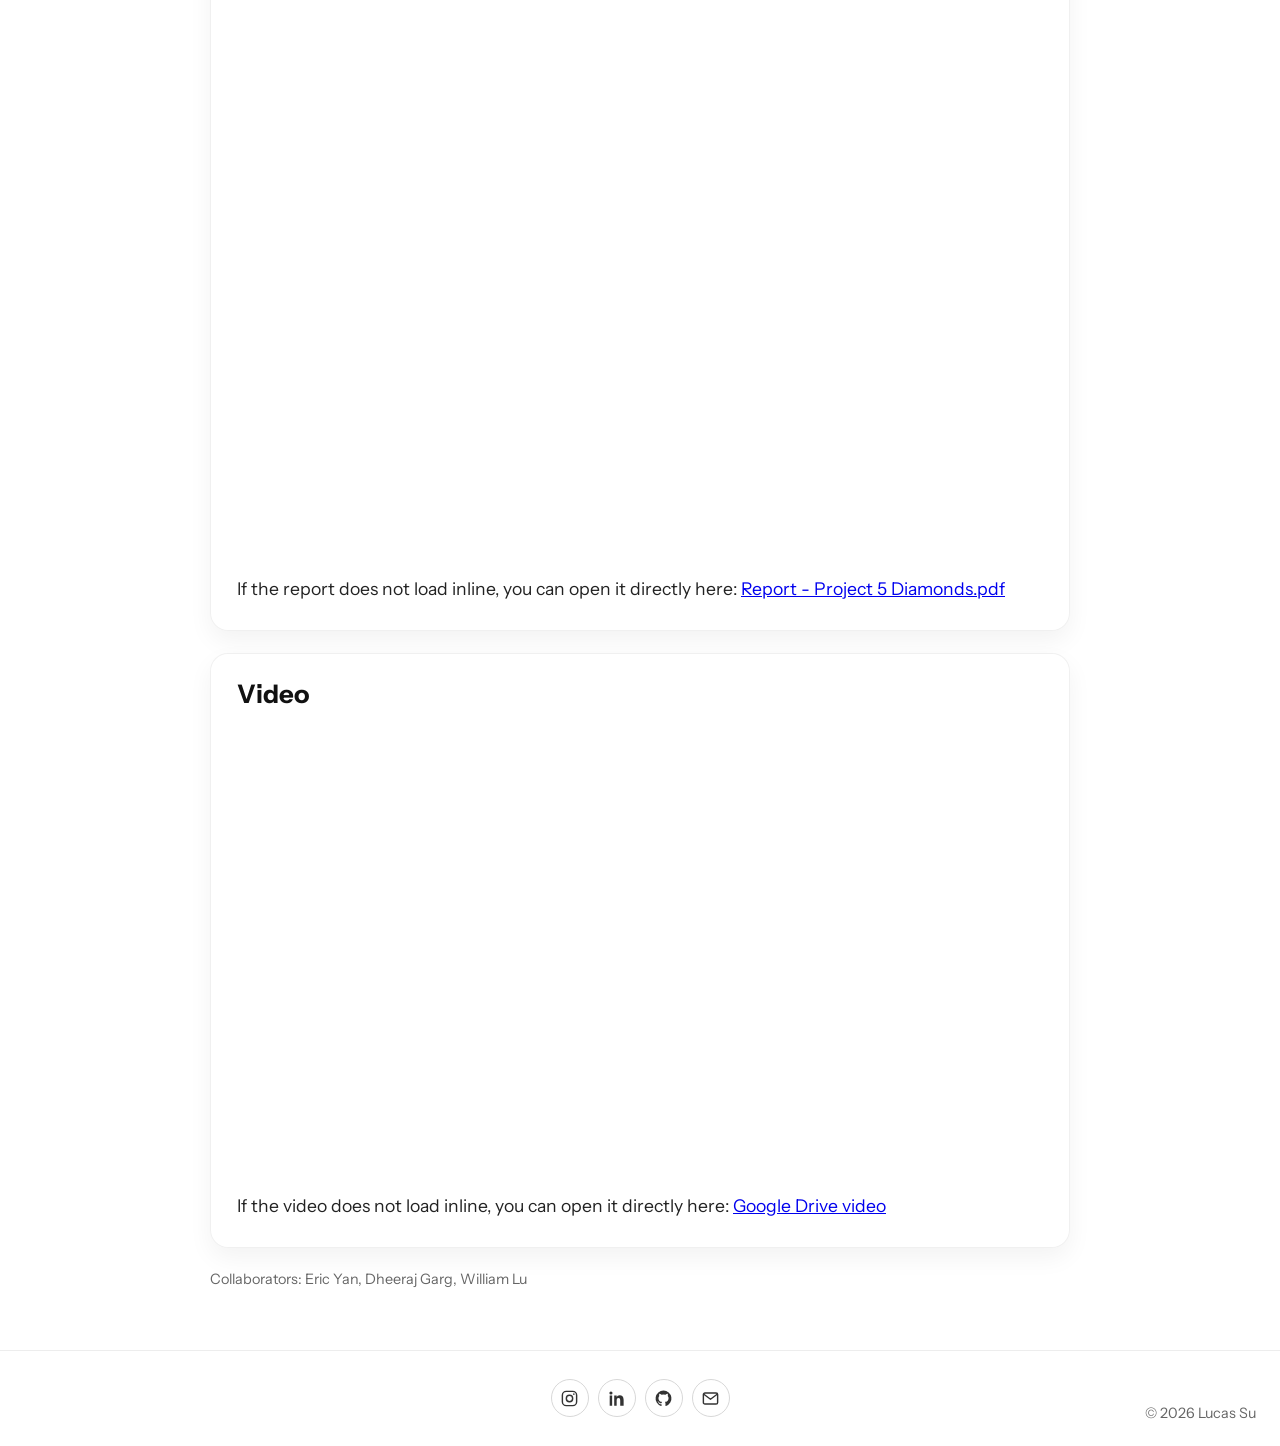
<file: projects/project-7/index.html>
<!doctype html>
<html lang="en">
<head>
  <meta charset="UTF-8">
  <meta name="viewport" content="width=device-width, initial-scale=1.0">
  <title>Diamond Price Calculator</title>
  <link rel="stylesheet" href="/style.css?v=20261004">
  <script src="../../theme.js"></script>
</head>
<body class="project-page">
  <header class="site-header">
    <div class="site-header-inner">
      <a class="site-home" href="/">Lucas Su</a>
      <nav class="site-tabs" aria-label="Main sections">
        <a class="site-tab active" href="/projects/">Projects</a>
        <a class="site-tab" href="/aio-initiative/">USAAIO Guide</a>
        <a class="site-tab" href="/research/">Research</a>
      </nav>
    </div>
  </header>
  <main class="project-main">
    <p><a class="back-link" href="/projects/">Back to projects</a></p>

    <section class="project-hero">
      <div class="project-hero-text">
        <h1>Diamond Price Calculator</h1>
        <p class="project-subtitle">UChicago Summer Sessions: Pathways to Data Science</p>
        <div class="project-actions">
          <a class="project-button" href="https://github.com/Lucasmagne/DiamondPricing" target="_blank" rel="noopener noreferrer">💎 Open Project</a>
        </div>
      </div>
      <div class="project-hero-art"><img src="/images/diamond-pricing/uchicago-seal.jpeg" alt="University of Chicago seal"></div>
    </section>

    <section class="project-section">
      <h2>Introduction</h2>
      <p>
        Across the world, diamonds are renowned as the “ultimate gemstone.” In jewelry, they symbolize commitment and love. Because of their significant value, diamonds can be a major financial investment for the average consumer. Their price is influenced by four categories: carat, cut, color, and clarity. To help people maximize their budgets, our team asked, “Which of the 4 Cs affects diamond retail prices the most?” Our research question remained consistent throughout the analysis because of the data's simplicity and readability.
      </p>
    </section>

    <section class="project-section">
      <h2>Data Description</h2>
      <div class="project-side-by-side">
        <div class="project-side-by-side-text">
          <p>
            To answer our question, we used the Gemstone Price Dataset from Kaggle, which originated from ggplot2. The dataset contained 53,940 rows and 11 columns: Unnamed 0, carat, cut, color, clarity, depth, table, price, x, y, and z. We removed duplicate rows and rows with dimension values of 0, leaving 53,755 rows. We then retained only the carat, cut, color, clarity, and price columns needed for our research question. Because cut, clarity, and color were categorical variables, we converted their values to numbers using an established 1–8 scale.
          </p>
        </div>
        <figure class="project-inline-figure">
          <img class="project-figure" src="/images/diamond-pricing/data-table.png" alt="Cleaned diamond dataset preview table">
          <figcaption class="project-figure-caption">Preview of the cleaned dataset used for modeling and analysis.</figcaption>
        </figure>
      </div>
    </section>

    <section class="project-section">
      <h2>Data Exploration</h2>
      <div class="project-side-by-side">
        <div class="project-side-by-side-text">
          <p>
            The cleaned dataset contained 53,755 rows and 8 columns. To better understand it, we created several visualizations. First, we graphed carat versus price as a scatter plot. For color, cut, and clarity, we used box plots to prevent the categorical data from clustering around only a few x-axis values. Interestingly, price decreased as color quality increased. We also created a correlation matrix, where carat and price had a coefficient of 0.92, indicating a very strong correlation.
          </p>
        </div>
        <figure class="project-inline-figure">
          <img class="project-figure" src="/images/diamond-pricing/exploration-plots.png" alt="Diamond pricing exploration plots">
          <figcaption class="project-figure-caption">Exploratory plots for carat, color, cut, and clarity against price.</figcaption>
        </figure>
      </div>
    </section>

    <section class="project-section">
      <h2>Model</h2>

      <h3>Multiple Linear Regression</h3>
      <div class="project-side-by-side">
        <div class="project-side-by-side-text">
          <p>
            We assessed three models. Our first was a multiple linear regression model using the 4 Cs as features. After observing an upward curve in the data, we used a second-degree polynomial regression because we believed it would provide a better fit. We split the data into an 80% training set and a 20% testing set, fit the model, and produced the following equation:
          </p>
          <p>
            Price = -5707.877 + 3773.190(carat²) + 145.228(cut_num) + 358.693(color_num) + 613.223(clarity_num)
          </p>
          <p>
            Train R² Score: 0.841
          </p>
        </div>
        <figure class="project-inline-figure">
          <img class="project-figure" src="/images/diamond-pricing/correlation-matrix.png" alt="Correlation matrix of diamond price predictors">
          <figcaption class="project-figure-caption">Correlation matrix showing the especially strong relationship between carat and price.</figcaption>
        </figure>
      </div>
      <div class="project-results-grid">
        <figure class="project-results-figure">
          <img class="project-figure" src="/images/diamond-pricing/carat-linear-fit.png" alt="Carat versus price linear regression fit">
          <figcaption class="project-figure-caption">Linear fit of carat versus price.</figcaption>
        </figure>
        <figure class="project-results-figure">
          <img class="project-figure" src="/images/diamond-pricing/carat-quadratic-fit.png" alt="Carat versus price quadratic regression fit">
          <figcaption class="project-figure-caption">Quadratic fit of carat versus price.</figcaption>
        </figure>
      </div>

      <h3>Random Forest</h3>
      <div class="project-side-by-side">
        <div class="project-side-by-side-text">
          <p>
            We then chose a random forest model because it can capture nonlinear relationships better than standard linear regression. For example, increasing carat from 0.5 to 1.0 does not affect price in the same way as increasing it from 2.5 to 3.0, even though linear regression treats them as equal intervals. Random forests also require little tuning and resist overfitting because each tree sees a slightly different sample of the training data. Averaging the trees' predictions reduces variance, and the model can learn interactions between features, such as the higher price of large-carat diamonds with high clarity. Using 500 estimators and a maximum depth of 10, we achieved:
          </p>
          <p>
            Test R² = 0.98
          </p>
          <p>
            This outperformed the linear regression model, as shown by the higher R² score.
          </p>
        </div>
        <figure class="project-inline-figure">
          <img class="project-figure" src="/images/diamond-pricing/features-vs-price.png" alt="3D feature relationship between diamond price and the 4Cs">
          <figcaption class="project-figure-caption">Feature relationships showing how carat dominates price while interacting with cut, clarity, and color.</figcaption>
        </figure>
      </div>

      <h3>Gradient Boosting</h3>
      <p>
        Finally, we implemented gradient boosting, which captures nonlinear relationships and feature interactions like a random forest but improves sequentially by correcting previous mistakes. The model begins with an initial price prediction, measures the residual between the actual and predicted prices, and trains a small decision tree to predict those errors. Repeating this process allows the model to become increasingly accurate. Using 500 iterations, a maximum depth of 10, and a learning rate of 0.01, the model achieved a test R² of 0.98.
      </p>
    </section>

    <section class="project-section">
      <h2>Results</h2>
      <p>
        Based on the linear regression coefficients, carat was by far the strongest predictor of price, followed by clarity, color, and cut. For the final model, however, we selected gradient boosting because it produced the highest R² score and best represented the nonlinear relationships in the data.
      </p>
    </section>

    <section class="project-section">
      <h2>Presentation</h2>
      <div class="pdf-wrapper">
        <iframe
          src="/files/diamond-pricing/Presentation%20-%20Project%205%20Diamonds.pdf"
          title="Diamond Price Calculator presentation">
        </iframe>
      </div>
      <p class="project-figure-caption">
        If the presentation does not load inline, you can open it directly here:
        <a href="/files/diamond-pricing/Presentation%20-%20Project%205%20Diamonds.pdf" target="_blank" rel="noopener noreferrer">Presentation - Project 5 Diamonds.pdf</a>
      </p>
    </section>

    <section class="project-section">
      <h2>Report</h2>
      <div class="pdf-wrapper">
        <iframe
          src="/files/diamond-pricing/Report%20-%20Project%205%20Diamonds.pdf"
          title="Diamond Price Calculator report">
        </iframe>
      </div>
      <p class="project-figure-caption">
        If the report does not load inline, you can open it directly here:
        <a href="/files/diamond-pricing/Report%20-%20Project%205%20Diamonds.pdf" target="_blank" rel="noopener noreferrer">Report - Project 5 Diamonds.pdf</a>
      </p>
    </section>

    <section class="project-section">
      <h2>Video</h2>
      <div class="video-wrapper">
        <iframe
          src="https://drive.google.com/file/d/1xdfpE2USlGObOlTIETPO5TBQxHNAQcsN/preview"
          title="Diamond Price Calculator video"
          allow="autoplay; fullscreen">
        </iframe>
      </div>
      <p class="project-figure-caption">
        If the video does not load inline, you can open it directly here:
        <a href="https://drive.google.com/file/d/1xdfpE2USlGObOlTIETPO5TBQxHNAQcsN/view" target="_blank" rel="noopener noreferrer">Google Drive video</a>
      </p>
    </section>

    <p class="project-credit">Collaborators: Eric Yan, Dheeraj Garg, William Lu</p>
  </main>
  <footer class="site-footer">
    <div class="footer-contacts" aria-label="Social and contact profiles"></div>
    <span class="site-copyright">&copy; 2026 Lucas Su</span>
  </footer>
</body>
</html>
</file>
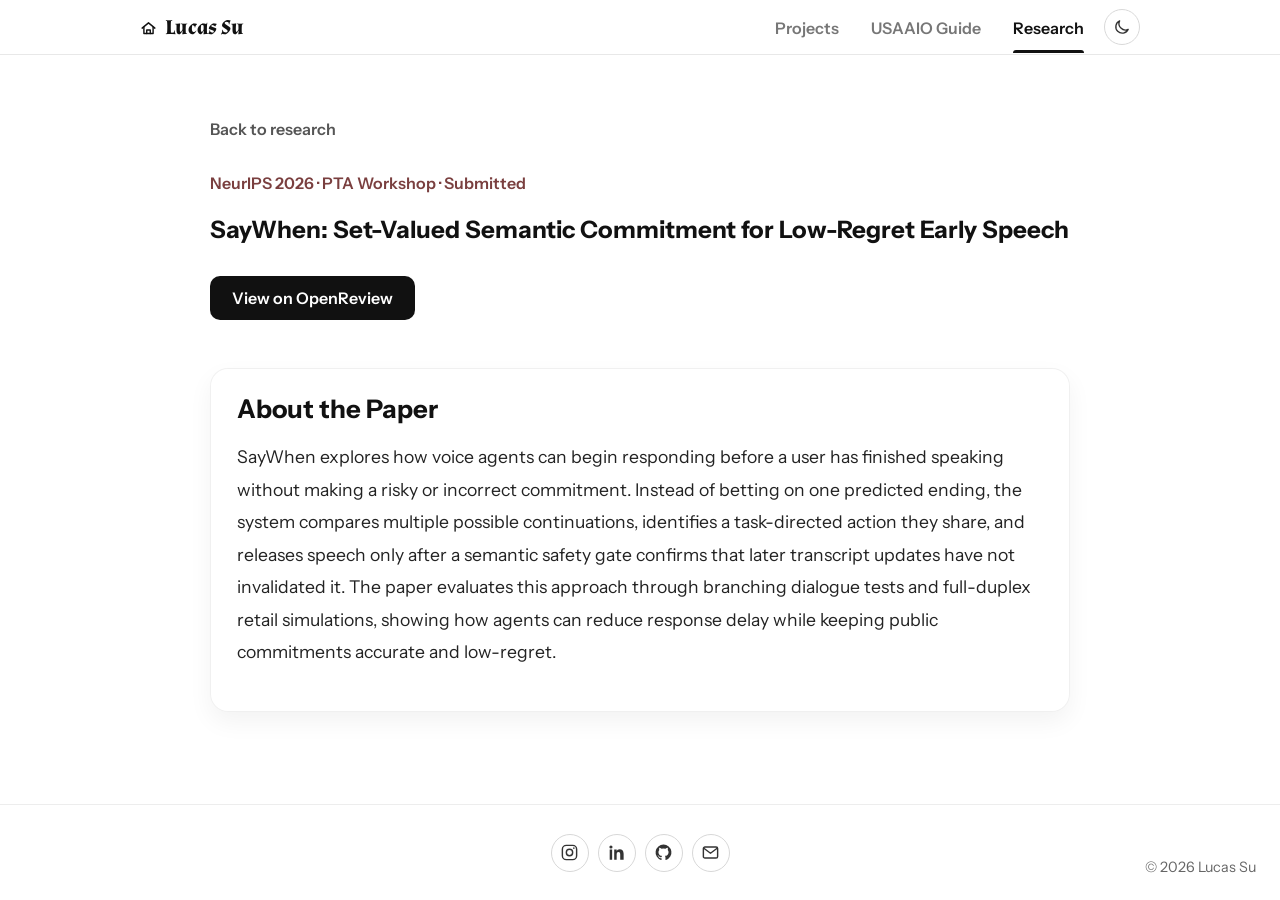
<file: research/paper-1/index.html>
<!doctype html>
<html lang="en">
<head>
  <meta charset="UTF-8">
  <meta name="viewport" content="width=device-width, initial-scale=1.0">
  <title>SayWhen | Lucas Su</title>
  <link rel="stylesheet" href="/style.css?v=20261030b">
  <script src="../../theme.js"></script>
</head>
<body class="project-page">
  <header class="site-header">
    <div class="site-header-inner">
      <a class="site-home" href="/">Lucas Su</a>
      <nav class="site-tabs" aria-label="Main sections">
        <a class="site-tab" href="/projects/">Projects</a>
        <a class="site-tab" href="/aio-initiative/">USAAIO Guide</a>
        <a class="site-tab active" href="/research/">Research</a>
      </nav>
    </div>
  </header>

  <main class="project-main">
    <p><a class="back-link" href="/research/">Back to research</a></p>

    <section class="project-hero">
      <div class="project-hero-text">
        <p class="project-subtitle">NeurIPS 2026 · PTA Workshop · Submitted</p>
        <h1>SayWhen: Set-Valued Semantic Commitment for Low-Regret Early Speech</h1>
        <div class="project-actions">
          <a class="project-button" href="https://openreview.net/forum?id=SkYy6DJluE" target="_blank" rel="noopener noreferrer">View on OpenReview</a>
        </div>
      </div>
    </section>

    <section class="project-section">
      <h2>About the Paper</h2>
      <p>
        SayWhen explores how voice agents can begin responding before a user has finished speaking without making a risky or incorrect commitment.
        Instead of betting on one predicted ending, the system compares multiple possible continuations, identifies a task-directed action they share,
        and releases speech only after a semantic safety gate confirms that later transcript updates have not invalidated it. The paper evaluates this
        approach through branching dialogue tests and full-duplex retail simulations, showing how agents can reduce response delay while keeping
        public commitments accurate and low-regret.
      </p>
    </section>
  </main>

  <footer class="site-footer">
    <div class="footer-contacts" aria-label="Social and contact profiles"></div>
    <span class="site-copyright">&copy; 2026 Lucas Su</span>
  </footer>
</body>
</html>
</file>
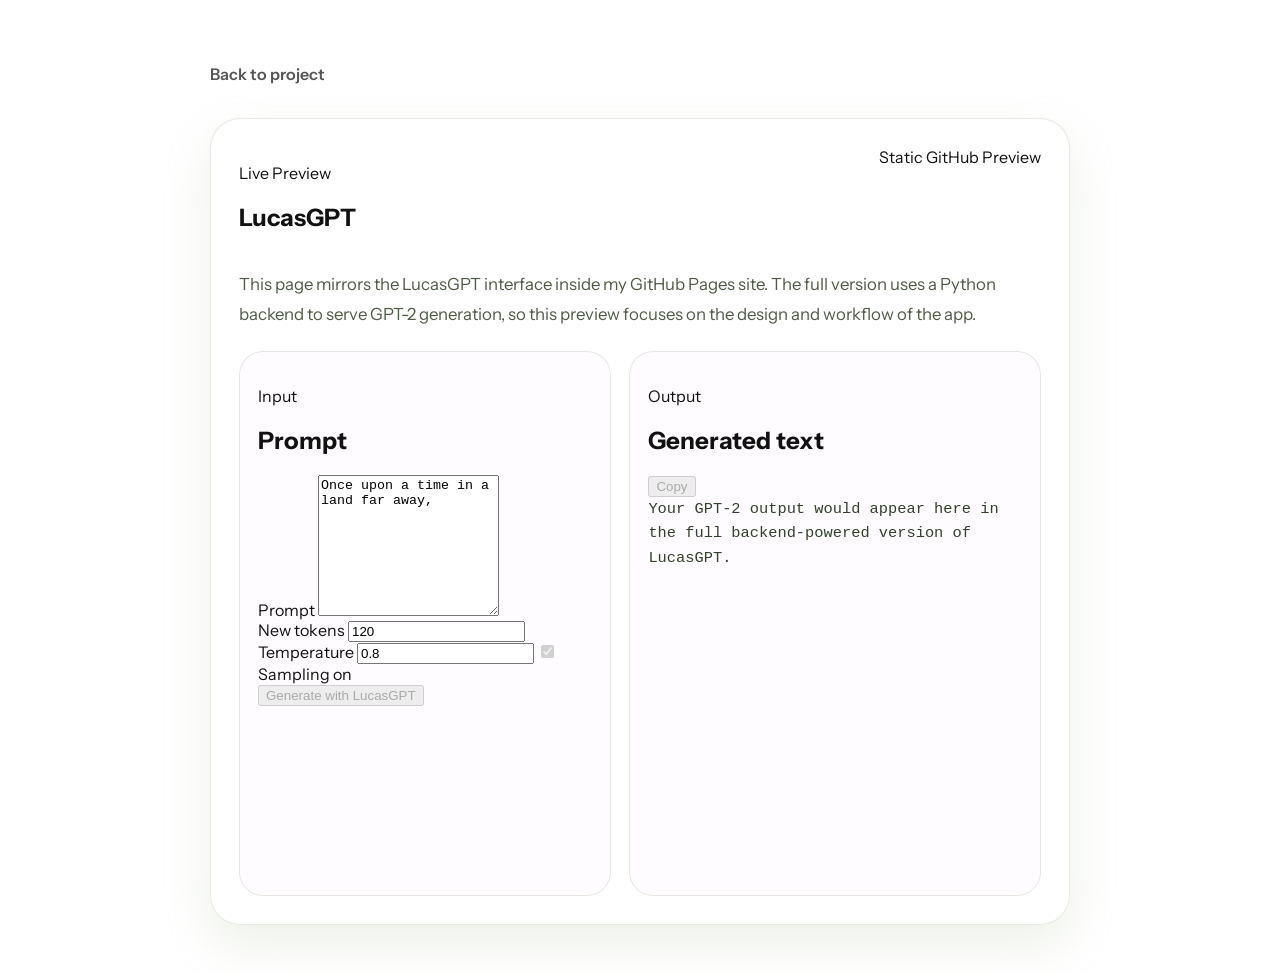
<file: projects/project-2/live/index.html>
<!doctype html>
<html lang="en">
<head>
  <meta charset="UTF-8">
  <meta name="viewport" content="width=device-width, initial-scale=1.0">
  <title>LucasGPT Live Preview</title>
  <link rel="stylesheet" href="/style.css">
</head>
<body class="project-page lucasgpt-page">
  <main class="project-main">
    <p><a class="back-link" href="/projects/project-2/">Back to project</a></p>

    <section class="live-shell">
      <div class="live-topbar">
        <div>
          <p class="section-kicker">Live Preview</p>
          <h1>LucasGPT</h1>
        </div>
        <span class="status-pill status-loading">Static GitHub Preview</span>
      </div>

      <p class="live-note">
        This page mirrors the LucasGPT interface inside my GitHub Pages site. The full version uses a Python backend to serve GPT-2 generation,
        so this preview focuses on the design and workflow of the app.
      </p>

      <section class="live-studio">
        <div class="live-panel">
          <div class="section-heading">
            <p class="section-kicker">Input</p>
            <h2>Prompt</h2>
          </div>

          <label class="field">
            <span>Prompt</span>
            <textarea rows="9" readonly>Once upon a time in a land far away,</textarea>
          </label>

          <div class="controls">
            <label class="field compact">
              <span>New tokens</span>
              <input type="number" value="120" readonly>
            </label>
            <label class="field compact">
              <span>Temperature</span>
              <input type="number" value="0.8" readonly>
            </label>
            <label class="toggle">
              <input type="checkbox" checked disabled>
              <span>Sampling on</span>
            </label>
          </div>

          <button class="generate-button" disabled>Generate with LucasGPT</button>
        </div>

        <div class="live-panel output-panel">
          <div class="output-header">
            <div class="section-heading tight">
              <p class="section-kicker">Output</p>
              <h2>Generated text</h2>
            </div>
            <button class="ghost-button" disabled>Copy</button>
          </div>
          <pre class="live-output">Your GPT-2 output would appear here in the full backend-powered version of LucasGPT.</pre>
        </div>
      </section>
    </section>
  </main>
</body>
</html>
</file>
<file: style.css>
@import url('https://fonts.googleapis.com/css2?family=Almendra:wght@700&family=Instrument+Sans:wght@400;500;600;700&display=swap');

:root {
  color-scheme: light;
}

:root[data-theme='dark'] {
  color-scheme: dark;
}

body {
  display: flex;
  flex-direction: column;
  min-height: 100vh;
  font-family: "Instrument Sans", sans-serif;
  margin: 0;
  background: #fff;
  color: #111;
  transition: background-color 0.25s ease, color 0.25s ease;
}

.site-header {
  position: sticky;
  top: 0;
  z-index: 100;
  background: rgba(255, 255, 255, 0.94);
  border-bottom: 1px solid #e8e8e8;
  backdrop-filter: blur(14px);
  -webkit-backdrop-filter: blur(14px);
}

.site-header-inner {
  display: flex;
  align-items: center;
  justify-content: space-between;
  max-width: 1000px;
  margin: 0 auto;
  padding: 0 20px;
}

.site-home {
  position: relative;
  display: inline-flex;
  align-items: center;
  gap: 8px;
  padding: 18px 0 15px;
  color: #111;
  font-family: "Almendra", Georgia, serif;
  font-size: 1.3rem;
  font-weight: 700;
  line-height: 1;
  text-decoration: none;
  white-space: nowrap;
}

.site-home::before {
  content: '';
  width: 17px;
  height: 17px;
  flex-shrink: 0;
  background: url('/images/home-icon.svg') center / contain no-repeat;
}

.site-home:hover {
  color: #555;
}

.site-home.active::after {
  content: '';
  position: absolute;
  right: 0;
  bottom: 0;
  left: 0;
  height: 3px;
  border-radius: 3px 3px 0 0;
  background: #111;
}

.site-tabs {
  display: flex;
  min-width: 0;
  gap: 32px;
  margin-left: auto;
  overflow-x: auto;
}

.theme-toggle {
  display: inline-flex;
  align-items: center;
  justify-content: center;
  width: 36px;
  height: 36px;
  flex: 0 0 36px;
  margin-left: 20px;
  padding: 0;
  border: 1px solid #d8d8d8;
  border-radius: 50%;
  background: transparent;
  color: #333;
  cursor: pointer;
  transition: color 0.2s ease, border-color 0.2s ease, transform 0.2s ease;
}

.theme-toggle:hover {
  border-color: #999;
  transform: rotate(8deg);
}

.theme-icon {
  width: 18px;
  height: 18px;
  fill: none;
  stroke: currentColor;
  stroke-width: 1.8;
  stroke-linecap: round;
  stroke-linejoin: round;
}

.theme-icon-sun {
  display: none;
}

:root[data-theme='dark'] .theme-icon-moon {
  display: none;
}

:root[data-theme='dark'] .theme-icon-sun {
  display: block;
}

.site-tab {
  position: relative;
  padding: 18px 0 15px;
  border: 0;
  background: transparent;
  color: #777;
  font: inherit;
  font-size: 1rem;
  font-weight: 600;
  text-decoration: none;
  white-space: nowrap;
}

.site-tab:disabled {
  cursor: default;
  opacity: 1;
}

.site-tab.active {
  color: #111;
}

.site-tab.active::after {
  content: '';
  position: absolute;
  right: 0;
  bottom: 0;
  left: 0;
  height: 3px;
  border-radius: 3px 3px 0 0;
  background: #111;
}

main {
  flex: 1;
  max-width: 1000px;
  margin: 0 auto;
  padding: 48px 20px;
}

.site-footer {
  position: relative;
  display: flex;
  align-items: center;
  justify-content: center;
  min-height: 96px;
  box-sizing: border-box;
  padding: 24px 150px;
  border-top: 1px solid #ededed;
  color: #666;
  font-size: 0.9rem;
}

.site-copyright {
  position: absolute;
  right: 24px;
  bottom: 24px;
}

.intro {
  display: flex;
  align-items: center;
  justify-content: space-between;
  gap: 32px;
  margin-bottom: 48px;
}

.intro-text {
  flex: 1;
}

.intro-heading {
  display: flex;
  align-items: center;
  flex-wrap: wrap;
  gap: 16px;
  margin-bottom: 12px;
}

.intro h1 {
  margin: 0;
  font-family: "Almendra", Georgia, serif;
  font-size: 3.25rem;
  font-weight: 700;
  letter-spacing: -0.02em;
  line-height: 1;
}

.footer-contacts,
.intro-contacts {
  display: flex;
  align-items: center;
  gap: 9px;
}

.social-link {
  position: relative;
  display: inline-flex;
  align-items: center;
  justify-content: center;
  width: 38px;
  height: 38px;
  box-sizing: border-box;
  border: 1px solid #d8d8d8;
  border-radius: 50%;
  background: transparent;
  color: #333;
  padding: 0;
  cursor: pointer;
  transition: color 0.2s ease, border-color 0.2s ease, transform 0.2s ease;
}

.social-link:hover {
  transform: translateY(-2px);
}

.social-link svg {
  width: 19px;
  height: 19px;
}

.social-instagram svg {
  fill: none;
  stroke: currentColor;
  stroke-width: 1.8;
}

.social-instagram .social-icon-dot {
  fill: currentColor;
  stroke: none;
}

.social-linkedin svg,
.social-github svg {
  fill: currentColor;
}

.social-email svg {
  fill: none;
  stroke: currentColor;
  stroke-width: 1.8;
  stroke-linecap: round;
  stroke-linejoin: round;
}

.social-email::after {
  content: 'Copied!';
  position: absolute;
  bottom: calc(100% + 8px);
  left: 50%;
  z-index: 5;
  padding: 5px 8px;
  border-radius: 6px;
  background: #111;
  color: #fff;
  font-family: "Instrument Sans", sans-serif;
  font-size: 0.72rem;
  font-weight: 600;
  white-space: nowrap;
  opacity: 0;
  pointer-events: none;
  transform: translate(-50%, 3px);
  transition: opacity 0.2s ease, transform 0.2s ease;
}

.social-email.copied::after {
  opacity: 1;
  transform: translate(-50%, 0);
}

.intro-contacts .social-email::after {
  top: calc(100% + 8px);
  bottom: auto;
  transform: translate(-50%, -3px);
}

.intro-contacts .social-email.copied::after {
  transform: translate(-50%, 0);
}

.sr-only {
  position: absolute;
  width: 1px;
  height: 1px;
  padding: 0;
  margin: -1px;
  overflow: hidden;
  clip: rect(0, 0, 0, 0);
  white-space: nowrap;
  border: 0;
}

.social-instagram:hover {
  border-color: #c13584;
  color: #c13584;
}

.social-linkedin:hover {
  border-color: #0a66c2;
  color: #0a66c2;
}

.social-github:hover {
  border-color: #111;
  color: #111;
}

.social-email:hover,
.social-email.copied {
  border-color: #b84e30;
  color: #b84e30;
}

.intro p {
  font-size: 1.1rem;
  line-height: 1.6;
}

.intro-images {
  display: flex;
  align-items: center;
  flex-direction: row;
  flex-wrap: nowrap;
  gap: 18px;
  flex-shrink: 0;
}

.intro-image {
  flex-shrink: 0;
}

.intro-image img {
  width: 220px;
  height: auto;
  border-radius: 16px;
  object-fit: cover;
  box-shadow: 0 6px 18px rgba(0, 0, 0, 0.12);
}

.home-section-card {
  display: flex;
  align-items: center;
  justify-content: space-between;
  gap: 24px;
  width: 100%;
  box-sizing: border-box;
  padding: 28px 32px;
  border: 1px solid #ececec;
  border-radius: 16px;
  background: #fff;
  color: #111;
  text-decoration: none;
  box-shadow: 0 5px 18px rgba(0, 0, 0, 0.08);
  transition: transform 0.2s ease, box-shadow 0.2s ease;
}

.home-section-card:hover {
  transform: translateY(-2px);
  box-shadow: 0 9px 24px rgba(0, 0, 0, 0.12);
}

.home-section-card + .home-section-card {
  margin-top: 16px;
}

.home-section-card-aio .home-section-arrow {
  color: #b84e30;
}

.home-section-card-research .home-section-arrow {
  color: #2e6a58;
}

.home-section-card h2 {
  margin: 0 0 8px;
  font-size: 1.6rem;
}

.home-section-card p {
  margin: 0;
  color: #555;
  font-size: 1.05rem;
  line-height: 1.5;
}

.home-section-arrow {
  flex-shrink: 0;
  font-size: 2rem;
  transition: transform 0.2s ease;
}

.home-section-card:hover .home-section-arrow {
  transform: translateX(5px);
}

.initiative-main {
  display: flex;
  align-items: flex-start;
  width: 100%;
  box-sizing: border-box;
}

.initiative-card {
  display: grid;
  grid-template-columns: minmax(0, 1fr) minmax(220px, 320px);
  align-items: center;
  gap: 48px;
  width: 100%;
  padding: 52px;
  box-sizing: border-box;
  border: 1px solid #e8e8e8;
  border-radius: 20px;
  background: linear-gradient(135deg, #ffffff 0%, #f6f8f4 100%);
  box-shadow: 0 10px 32px rgba(0, 0, 0, 0.08);
}

.initiative-logo {
  display: flex;
  align-items: center;
  justify-content: center;
}

.initiative-logo img {
  display: block;
  width: 100%;
  max-width: 300px;
  height: auto;
}

.initiative-label {
  margin: 0 0 12px;
  color: #64705f;
  font-size: 0.85rem;
  font-weight: 700;
  letter-spacing: 0.08em;
  text-transform: uppercase;
}

.initiative-card h1 {
  margin: 0 0 18px;
  font-size: clamp(2.4rem, 6vw, 4.5rem);
  line-height: 1;
}

.initiative-description {
  max-width: 720px;
  margin: 0 0 30px;
  color: #444;
  font-size: 1.2rem;
  line-height: 1.7;
}

.initiative-button {
  display: inline-block;
  padding: 16px 28px;
  border-radius: 12px;
  background: #b84e30;
  color: #fff;
  font-size: 1.1rem;
  font-weight: 700;
  text-decoration: none;
  transition: transform 0.2s ease, background 0.2s ease;
}

.initiative-button:hover {
  transform: translateY(-2px);
  background: #a8442a;
}

.research-main {
  width: 100%;
  box-sizing: border-box;
}

.research-list,
.research-grid {
  width: 100%;
}

.research-list h1 {
  margin: 0 0 10px;
}

.research-intro {
  max-width: 720px;
  margin: 0 0 28px;
  color: #666;
  font-size: 1.05rem;
  line-height: 1.6;
}

.research-grid {
  display: grid;
  grid-template-columns: 1fr;
  gap: 16px;
}

.research-paper-card {
  display: flex;
  align-items: center;
  justify-content: space-between;
  gap: 32px;
  padding: 28px 32px;
  border: 1px solid #e7e7e7;
}

.research-paper-copy {
  min-width: 0;
}

.research-paper-meta {
  margin: 0 0 8px;
  color: #777;
  font-size: 0.82rem;
  font-weight: 700;
  letter-spacing: 0.08em;
  text-transform: uppercase;
}

.research-paper-card h2 {
  margin: 0 0 8px;
  font-size: 1.35rem;
}

.research-paper-card p:last-child {
  margin: 0;
  color: #555;
  line-height: 1.5;
}

.research-paper-link {
  flex-shrink: 0;
  color: #333;
  font-weight: 700;
  white-space: nowrap;
}

.projects h1,
.projects h2 {
  margin-bottom: 20px;
}

.grid {
  display: grid;
  grid-template-columns: repeat(2, minmax(0, 1fr));
  gap: 16px;
}

.card {
  display: block;
  padding: 20px;
  background: white;
  border-radius: 14px;
  text-decoration: none;
  color: inherit;
  box-shadow: 0 4px 14px rgba(0, 0, 0, 0.08);
  transition: transform 0.2s ease;
}

.card:hover {
  transform: translateY(-2px);
}

.project-button {
  display: inline-block;
  padding: 12px 22px;
  background: #111;
  color: white;
  text-decoration: none;
  border-radius: 10px;
  font-weight: 600;
  margin: 12px 0 24px;
  transition: background 0.2s ease, transform 0.2s ease;
}

.project-button:hover {
  background: #333;
  transform: translateY(-1px);
}

.project-actions {
  display: flex;
  flex-wrap: wrap;
  gap: 12px;
}

.project-hero {
  display: flex;
  align-items: center;
  justify-content: space-between;
  gap: 24px;
  margin-bottom: 24px;
}

.project-hero-text {
  flex: 1;
}

.project-hero-emoji {
  font-size: 7rem;
  line-height: 1;
  flex-shrink: 0;
}

.project-hero-art {
  flex-shrink: 0;
}

.project-hero-art img {
  width: 180px;
  height: auto;
  display: block;
}

.project-page {
  background: #fff;
}

.project-main {
  max-width: 860px;
}

.back-link {
  display: inline-block;
  margin-bottom: 18px;
  color: #555;
  text-decoration: none;
  font-weight: 600;
}

.back-link:hover {
  color: #111;
}

.project-tagline {
  font-size: 1.2rem;
  line-height: 1.7;
  max-width: 620px;
  color: #444;
}

.project-subtitle {
  margin: -2px 0 10px;
  font-size: 1rem;
  line-height: 1.5;
  color: #7a3f3f;
  font-weight: 600;
}

.project-section {
  background: rgba(255, 255, 255, 0.8);
  border: 1px solid rgba(0, 0, 0, 0.06);
  border-radius: 18px;
  padding: 24px 26px;
  margin-bottom: 22px;
  box-shadow: 0 10px 24px rgba(0, 0, 0, 0.05);
}

.project-section h2 {
  font-size: 1.6rem;
  margin: 0 0 12px;
}

.project-section p {
  font-size: 1.1rem;
  line-height: 1.85;
  color: #222;
}

.project-figure {
  width: 100%;
  height: auto;
  border-radius: 14px;
  display: block;
}

.project-figure-caption {
  margin: 12px 0 0;
  font-size: 0.95rem;
  line-height: 1.6;
  color: #555;
}

.project-results-grid {
  display: grid;
  grid-template-columns: repeat(2, minmax(0, 1fr));
  gap: 18px;
  margin: 18px 0 22px;
}

.project-results-figure {
  margin: 0;
}

.project-side-by-side {
  display: grid;
  grid-template-columns: minmax(0, 1.35fr) minmax(260px, 0.85fr);
  gap: 22px;
  align-items: start;
}

.project-side-by-side-text p {
  margin-top: 0;
}

.project-inline-figure {
  margin: 0;
}

.project-credit {
  margin-top: 18px;
  font-size: 0.9rem;
  color: #666;
}

.video-wrapper {
  position: relative;
  width: 100%;
  aspect-ratio: 16 / 9;
  margin-top: 16px;
}

.video-wrapper iframe {
  width: 100%;
  height: 100%;
  border: none;
  border-radius: 14px;
  display: block;
}

.pdf-wrapper {
  width: 100%;
  height: 720px;
  margin-top: 16px;
}

.pdf-wrapper iframe {
  width: 100%;
  height: 100%;
  border: none;
  border-radius: 14px;
  display: block;
}

.live-shell {
  padding: 28px;
  border-radius: 30px;
  background: rgba(255, 255, 255, 0.78);
  border: 1px solid rgba(112, 145, 89, 0.18);
  box-shadow: 0 20px 50px rgba(144, 167, 110, 0.16);
}

.live-topbar {
  display: flex;
  justify-content: space-between;
  align-items: flex-start;
  gap: 16px;
  margin-bottom: 14px;
}

.live-note {
  font-size: 1.05rem;
  line-height: 1.8;
  color: #4f5a47;
  margin-bottom: 22px;
}

.live-studio {
  display: grid;
  grid-template-columns: minmax(0, 0.95fr) minmax(0, 1.05fr);
  gap: 18px;
}

.live-panel {
  padding: 18px;
  background: rgba(255, 252, 255, 0.92);
  border: 1px solid rgba(112, 145, 89, 0.18);
  border-radius: 24px;
}

.live-output {
  margin: 0;
  min-height: 380px;
  white-space: pre-wrap;
  line-height: 1.6;
  font-size: 0.96rem;
  font-family: "IBM Plex Mono", monospace;
  color: #31412b;
}

:root[data-theme='dark'] body,
:root[data-theme='dark'] .project-page {
  background: #111315;
  color: #f3f1eb;
}

:root[data-theme='dark'] .site-header {
  background: rgba(17, 19, 21, 0.94);
  border-bottom-color: #2d3135;
}

:root[data-theme='dark'] .site-home,
:root[data-theme='dark'] .site-tab.active {
  color: #f3f1eb;
}

:root[data-theme='dark'] .site-home:hover,
:root[data-theme='dark'] .site-tab {
  color: #aaa9a5;
}

:root[data-theme='dark'] .site-home.active::after,
:root[data-theme='dark'] .site-tab.active::after {
  background: #f3f1eb;
}

:root[data-theme='dark'] .site-home::before {
  filter: invert(1);
}

:root[data-theme='dark'] .theme-toggle,
:root[data-theme='dark'] .social-link {
  border-color: #45494d;
  color: #d7d5cf;
}

:root[data-theme='dark'] .theme-toggle:hover {
  border-color: #85898d;
}

:root[data-theme='dark'] .social-github:hover {
  border-color: #f3f1eb;
  color: #f3f1eb;
}

:root[data-theme='dark'] .social-email::after {
  background: #f3f1eb;
  color: #111315;
}

:root[data-theme='dark'] .site-footer {
  border-top-color: #292d31;
  color: #a5a49f;
}

:root[data-theme='dark'] .home-section-card,
:root[data-theme='dark'] .card {
  border-color: #2d3135;
  background: #191c1f;
  color: #f3f1eb;
  box-shadow: 0 5px 20px rgba(0, 0, 0, 0.28);
}

:root[data-theme='dark'] .home-section-card:hover,
:root[data-theme='dark'] .card:hover {
  box-shadow: 0 9px 26px rgba(0, 0, 0, 0.38);
}

:root[data-theme='dark'] .home-section-card p,
:root[data-theme='dark'] .initiative-description,
:root[data-theme='dark'] .project-tagline,
:root[data-theme='dark'] .project-figure-caption,
:root[data-theme='dark'] .project-credit,
:root[data-theme='dark'] .back-link {
  color: #b8b7b2;
}

:root[data-theme='dark'] .back-link:hover {
  color: #f3f1eb;
}

:root[data-theme='dark'] .initiative-card {
  border-color: #34312e;
  background: linear-gradient(135deg, #1b1b1a 0%, #211c19 100%);
  box-shadow: 0 10px 34px rgba(0, 0, 0, 0.34);
}

:root[data-theme='dark'] .initiative-label {
  color: #d58b70;
}

:root[data-theme='dark'] .research-paper-meta {
  color: #999;
}

:root[data-theme='dark'] .research-intro {
  color: #aaa7a0;
}

:root[data-theme='dark'] .research-paper-card p:last-child {
  color: #b7b5af;
}

:root[data-theme='dark'] .research-paper-link {
  color: #f3f1eb;
}

:root[data-theme='dark'] .project-button {
  background: #f3f1eb;
  color: #111315;
}

:root[data-theme='dark'] .project-button:hover {
  background: #d9d7d1;
}

:root[data-theme='dark'] .project-subtitle {
  color: #d69a9a;
}

:root[data-theme='dark'] .project-section {
  border-color: rgba(255, 255, 255, 0.09);
  background: rgba(27, 30, 33, 0.9);
  box-shadow: 0 10px 26px rgba(0, 0, 0, 0.28);
}

:root[data-theme='dark'] .project-section p {
  color: #dedcd6;
}

:root[data-theme='dark'] .live-shell {
  border-color: rgba(146, 174, 127, 0.22);
  background: rgba(25, 29, 27, 0.94);
  box-shadow: 0 20px 50px rgba(0, 0, 0, 0.32);
}

:root[data-theme='dark'] .live-note {
  color: #b8c3b1;
}

:root[data-theme='dark'] .live-panel {
  border-color: rgba(146, 174, 127, 0.2);
  background: rgba(31, 35, 32, 0.96);
}

:root[data-theme='dark'] .live-output {
  color: #d7e2d0;
}

@media (max-width: 768px) {
  .site-header-inner {
    gap: 16px;
  }

  .site-tabs {
    gap: 20px;
  }

  .theme-toggle {
    margin-left: 0;
  }

  .site-footer {
    min-height: 118px;
    padding: 22px 20px 58px;
  }

  .site-copyright {
    right: 18px;
    bottom: 16px;
  }

  .site-tab {
    font-size: 0.95rem;
  }

  .initiative-card {
    grid-template-columns: 1fr;
    gap: 32px;
    padding: 34px 24px;
  }

  .initiative-logo img {
    max-width: 220px;
  }

  .initiative-description {
    font-size: 1.05rem;
  }

  .intro {
    flex-direction: column;
    align-items: flex-start;
  }

  .intro-images {
    width: 100%;
    justify-content: flex-start;
  }

  .intro-image img {
    width: min(44vw, 200px);
  }

  .grid {
    grid-template-columns: 1fr;
  }

  .research-paper-card {
    align-items: flex-start;
    flex-direction: column;
    gap: 20px;
    padding: 24px;
  }

  .project-hero {
    flex-direction: column;
    align-items: flex-start;
  }

  .project-hero-emoji {
    font-size: 5rem;
  }

  .project-hero-art img {
    width: 140px;
  }

  .project-section {
    padding: 20px;
  }

  .project-section p,
  .project-tagline {
    font-size: 1rem;
  }

  .project-results-grid {
    grid-template-columns: 1fr;
  }

  .project-side-by-side {
    grid-template-columns: 1fr;
  }

  .live-shell {
    padding: 20px;
  }

  .live-topbar,
  .live-studio,
  .controls {
    grid-template-columns: 1fr;
  }

  .live-topbar {
    flex-direction: column;
  }

  .live-output {
    min-height: 260px;
  }

  .pdf-wrapper {
    height: 520px;
  }
}
</file>
